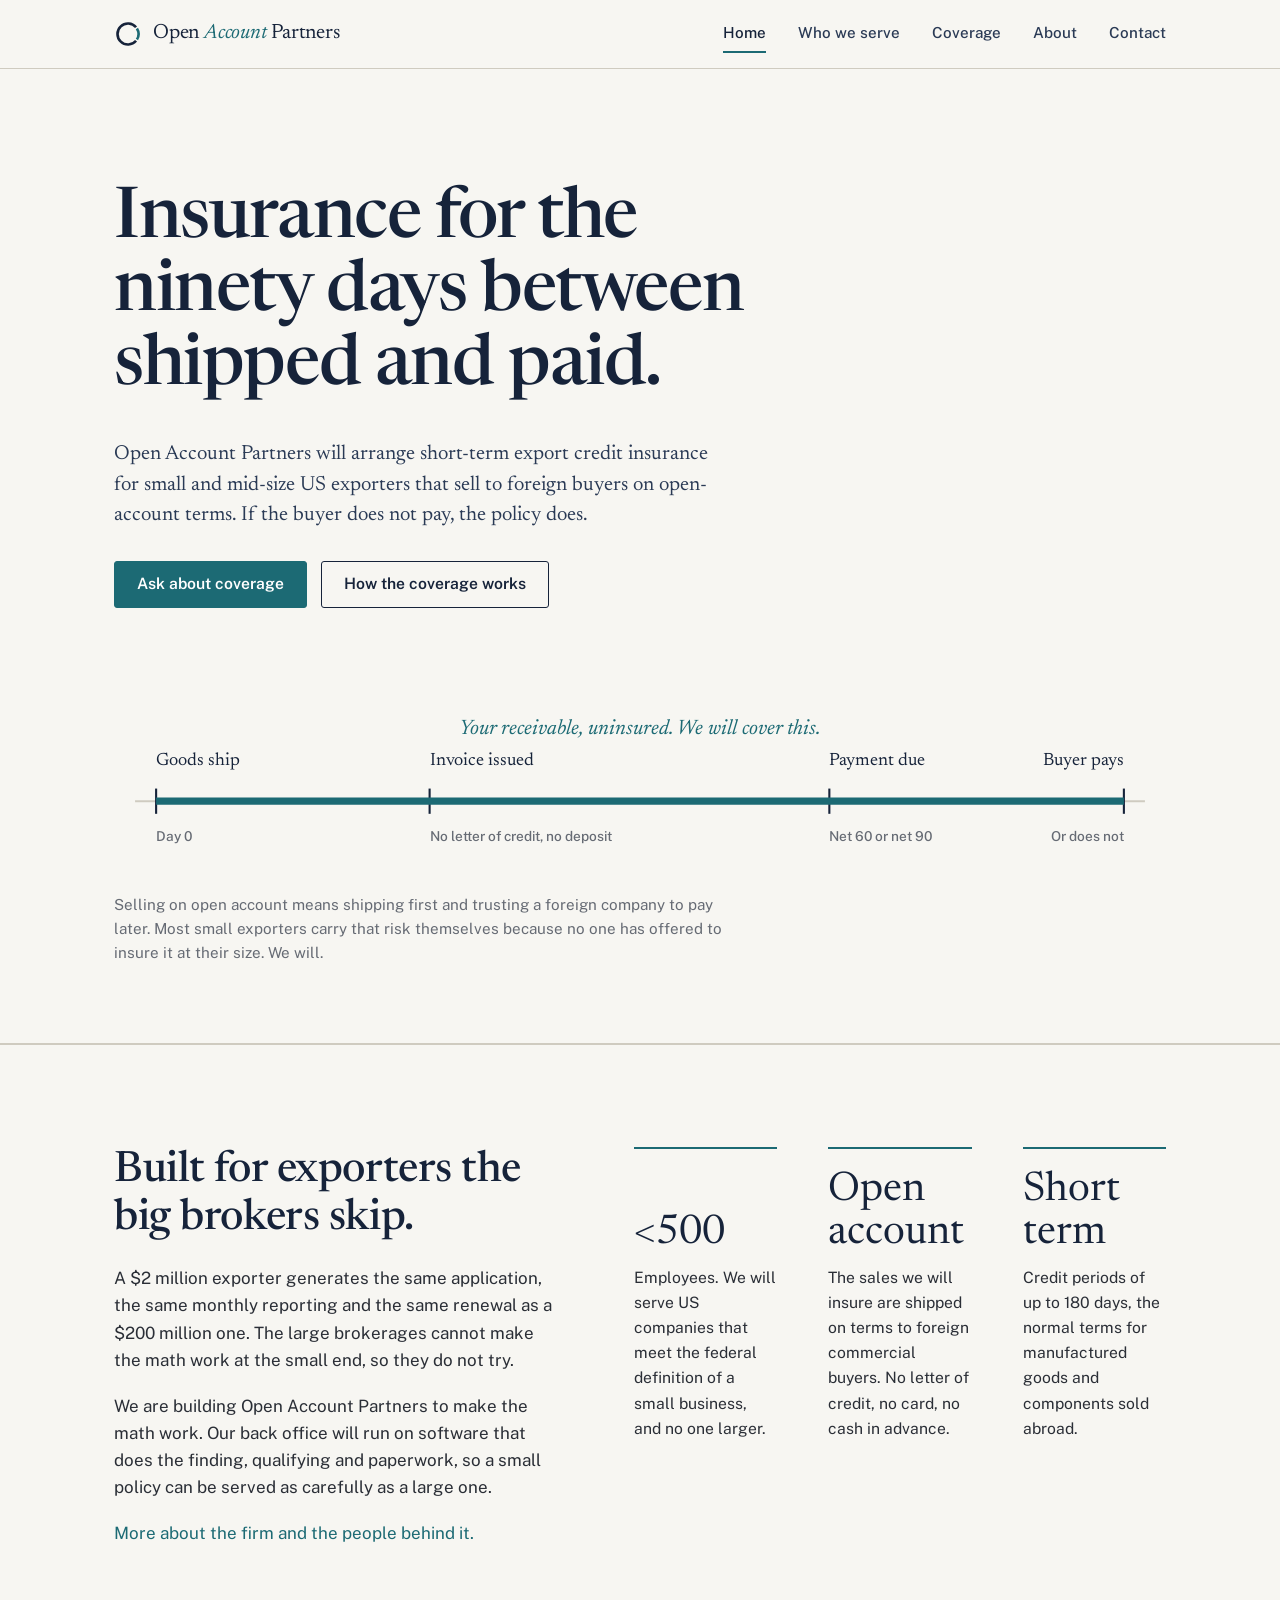
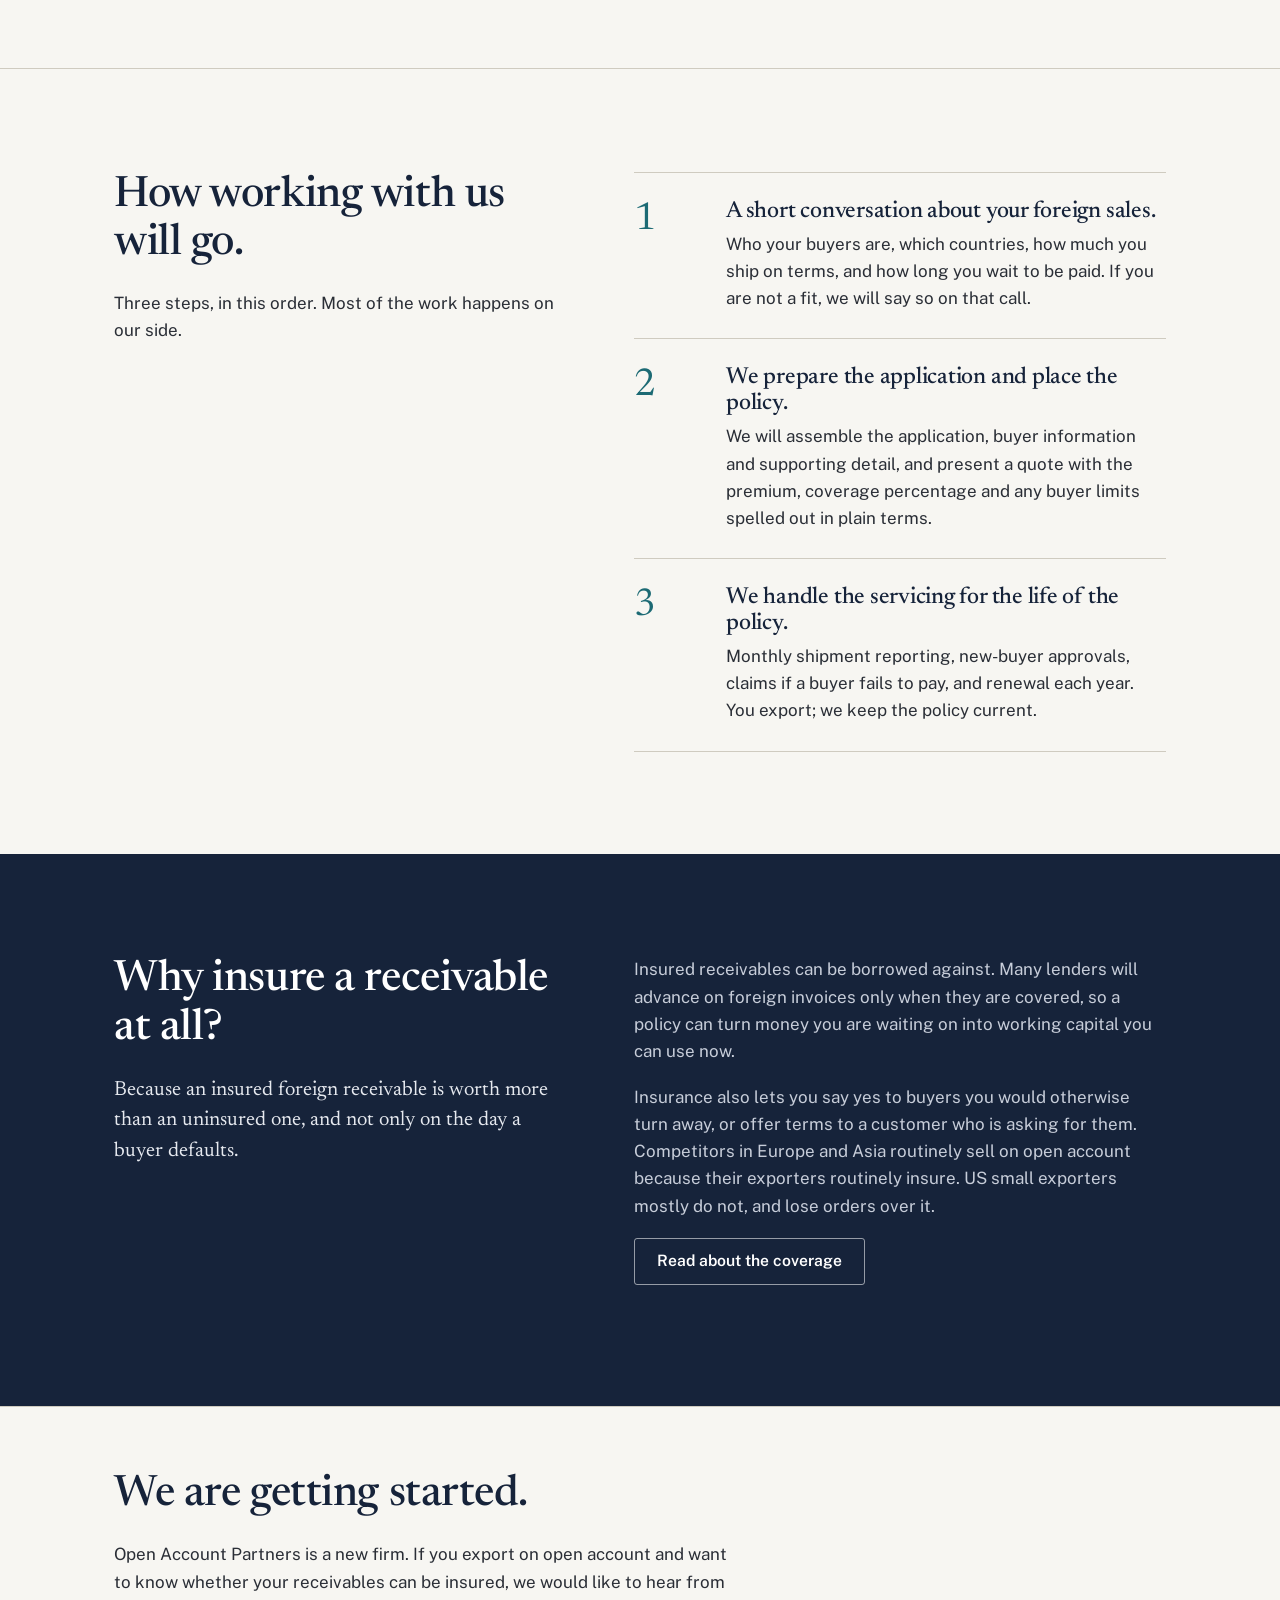
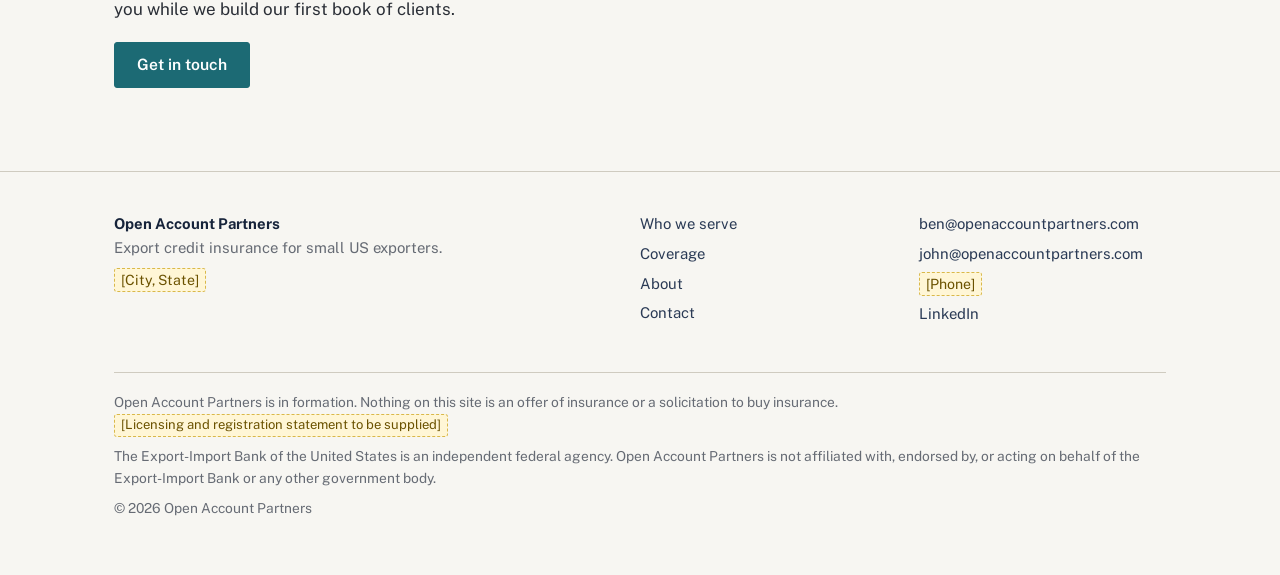
<file: index.html>
<!doctype html>
<html lang="en">
<head>
<meta charset="utf-8">
<meta name="viewport" content="width=device-width, initial-scale=1">
<title>Open Account Partners</title>
<meta name="description" content="Open Account Partners will arrange short-term export credit insurance for small and mid-size US exporters that sell to foreign buyers on open-account terms.">
<link rel="preconnect" href="https://fonts.googleapis.com">
<link rel="preconnect" href="https://fonts.gstatic.com" crossorigin>
<link href="https://fonts.googleapis.com/css2?family=Newsreader:ital,opsz,wght@0,6..72,400;0,6..72,500;1,6..72,400;1,6..72,500&family=Public+Sans:wght@400;500;600&display=swap" rel="stylesheet">
<link rel="icon" type="image/svg+xml" href="favicon.svg">
<link rel="stylesheet" href="styles.css">
</head>
<body>

<header class="site-header">
  <div class="wrap">
    <a class="wordmark" href="index.html"><svg class="mark" aria-hidden="true" viewBox="0 0 64 64"><path d="M50.38 16.57 A24 24 0 1 0 50.38 47.43" fill="none" stroke="#16233a" stroke-width="6"/><path d="M52.35 44.72 A24 24 0 0 0 52.35 19.28" fill="none" stroke="#1c6a74" stroke-width="6"/></svg><span>Open <em>Account</em> Partners</span></a>
    <button class="nav-toggle" aria-expanded="false" aria-controls="nav" onclick="toggleNav(this)">Menu</button>
    <nav class="nav" id="nav" aria-label="Main">
      <a href="index.html" aria-current="page">Home</a>
      <a href="who-we-serve.html">Who we serve</a>
      <a href="coverage.html">Coverage</a>
      <a href="about.html">About</a>
      <a href="contact.html">Contact</a>
    </nav>
  </div>
</header>

<main>

<section class="hero">
  <div class="wrap">
    <h1>Insurance for the ninety days between shipped and paid.</h1>
    <p class="lede">Open Account Partners will arrange short-term export credit insurance for small and mid-size US exporters that sell to foreign buyers on open-account terms. If the buyer does not pay, the policy does.</p>
    <div class="hero-actions">
      <a class="btn btn-primary" href="contact.html">Ask about coverage</a>
      <a class="btn btn-ghost" href="coverage.html">How the coverage works</a>
    </div>

    <figure class="timeline-fig" aria-labelledby="tl-caption">
      <svg viewBox="0 0 1000 170" role="img" aria-label="A timeline from the day goods ship to the day the buyer pays, with the period in between marked as the insured exposure.">
        <!-- axis -->
        <line class="axis" x1="20" y1="100" x2="980" y2="100"/>
        <!-- ticks -->
        <line class="tick" x1="40" y1="88" x2="40" y2="112"/>
        <line class="tick" x1="300" y1="88" x2="300" y2="112"/>
        <line class="tick" x1="680" y1="88" x2="680" y2="112"/>
        <line class="tick" x1="960" y1="88" x2="960" y2="112"/>
        <!-- insured gap -->
        <line class="gap" x1="40" y1="100" x2="960" y2="100"/>
        <!-- labels above -->
        <text class="label-strong" x="40" y="66">Goods ship</text>
        <text class="label" x="40" y="138">Day 0</text>
        <text class="label-strong" x="300" y="66">Invoice issued</text>
        <text class="label" x="300" y="138">No letter of credit, no deposit</text>
        <text class="label-strong" x="680" y="66">Payment due</text>
        <text class="label" x="680" y="138">Net 60 or net 90</text>
        <text class="label-strong" x="960" y="66" text-anchor="end">Buyer pays</text>
        <text class="label" x="960" y="138" text-anchor="end">Or does not</text>
        <!-- gap label -->
        <text class="gap-label" x="500" y="36" text-anchor="middle">Your receivable, uninsured. We will cover this.</text>
      </svg>
      <ol class="timeline-mobile" aria-hidden="true">
        <li><strong>Goods ship</strong><span>Day 0</span></li>
        <li><strong>Invoice issued</strong><span>No letter of credit, no deposit</span></li>
        <li><strong>Payment due</strong><span>Net 60 or net 90</span></li>
        <li><strong>Buyer pays</strong><span>Or does not</span></li>
        <li class="gap-note">Your receivable, uninsured. We will cover this.</li>
      </ol>
      <figcaption class="caption" id="tl-caption">Selling on open account means shipping first and trusting a foreign company to pay later. Most small exporters carry that risk themselves because no one has offered to insure it at their size. We will.</figcaption>
    </figure>
  </div>
</section>

<section>
  <div class="wrap two-col">
    <div class="sticky-head">
      <h2>Built for exporters the big brokers skip.</h2>
      <p>A $2 million exporter generates the same application, the same monthly reporting and the same renewal as a $200 million one. The large brokerages cannot make the math work at the small end, so they do not try.</p>
      <p>We are building Open Account Partners to make the math work. Our back office will run on software that does the finding, qualifying and paperwork, so a small policy can be served as carefully as a large one.</p>
      <p><a href="about.html">More about the firm and the people behind it.</a></p>
    </div>
    <div class="facts">
      <div class="fact">
        <div class="num">&lt;500</div>
        <p>Employees. We will serve US companies that meet the federal definition of a small business, and no one larger.</p>
      </div>
      <div class="fact">
        <div class="num">Open account</div>
        <p>The sales we will insure are shipped on terms to foreign commercial buyers. No letter of credit, no card, no cash in advance.</p>
      </div>
      <div class="fact">
        <div class="num">Short term</div>
        <p>Credit periods of up to 180 days, the normal terms for manufactured goods and components sold abroad.</p>
      </div>
    </div>
  </div>
</section>

<section>
  <div class="wrap two-col">
    <div class="sticky-head">
      <h2>How working with us will go.</h2>
      <p>Three steps, in this order. Most of the work happens on our side.</p>
    </div>
    <ol class="steps">
      <li>
        <div>
          <h3>A short conversation about your foreign sales.</h3>
          <p>Who your buyers are, which countries, how much you ship on terms, and how long you wait to be paid. If you are not a fit, we will say so on that call.</p>
        </div>
      </li>
      <li>
        <div>
          <h3>We prepare the application and place the policy.</h3>
          <p>We will assemble the application, buyer information and supporting detail, and present a quote with the premium, coverage percentage and any buyer limits spelled out in plain terms.</p>
        </div>
      </li>
      <li>
        <div>
          <h3>We handle the servicing for the life of the policy.</h3>
          <p>Monthly shipment reporting, new-buyer approvals, claims if a buyer fails to pay, and renewal each year. You export; we keep the policy current.</p>
        </div>
      </li>
    </ol>
  </div>
</section>

<section class="ink">
  <div class="wrap two-col">
    <div>
      <h2>Why insure a receivable at all?</h2>
      <p class="lede">Because an insured foreign receivable is worth more than an uninsured one, and not only on the day a buyer defaults.</p>
    </div>
    <div>
      <p>Insured receivables can be borrowed against. Many lenders will advance on foreign invoices only when they are covered, so a policy can turn money you are waiting on into working capital you can use now.</p>
      <p>Insurance also lets you say yes to buyers you would otherwise turn away, or offer terms to a customer who is asking for them. Competitors in Europe and Asia routinely sell on open account because their exporters routinely insure. US small exporters mostly do not, and lose orders over it.</p>
      <p><a class="btn btn-ghost" href="coverage.html">Read about the coverage</a></p>
    </div>
  </div>
</section>

<section class="section-tight">
  <div class="wrap">
    <h2>We are getting started.</h2>
    <p>Open Account Partners is a new firm. If you export on open account and want to know whether your receivables can be insured, we would like to hear from you while we build our first book of clients.</p>
    <p><a class="btn btn-primary" href="contact.html">Get in touch</a></p>
  </div>
</section>

</main>

<footer class="site-footer">
  <div class="wrap">
    <div>
      <p><strong style="color:var(--ink)">Open Account Partners</strong><br>Export credit insurance for small US exporters.</p>
      <p><span class="placeholder">[City, State]</span></p>
    </div>
    <ul>
      <li><a href="who-we-serve.html">Who we serve</a></li>
      <li><a href="coverage.html">Coverage</a></li>
      <li><a href="about.html">About</a></li>
      <li><a href="contact.html">Contact</a></li>
    </ul>
    <ul>
      <li><a href="mailto:ben@openaccountpartners.com">ben@openaccountpartners.com</a></li>
      <li><a href="mailto:john@openaccountpartners.com">john@openaccountpartners.com</a></li>
      <li><span class="placeholder">[Phone]</span></li>
      <li><a href="https://www.linkedin.com/company/openaccountpartners" rel="noopener">LinkedIn</a></li>
    </ul>
    <div class="legal">
      <p>Open Account Partners is in formation. Nothing on this site is an offer of insurance or a solicitation to buy insurance. <span class="placeholder">[Licensing and registration statement to be supplied]</span></p>
      <p>The Export-Import Bank of the United States is an independent federal agency. Open Account Partners is not affiliated with, endorsed by, or acting on behalf of the Export-Import Bank or any other government body.</p>
      <p>&copy; 2026 Open Account Partners</p>
    </div>
  </div>
</footer>

<script>
function toggleNav(btn){var n=document.getElementById('nav');var o=n.classList.toggle('open');btn.setAttribute('aria-expanded',o);}
</script>
</body>
</html>
</file>
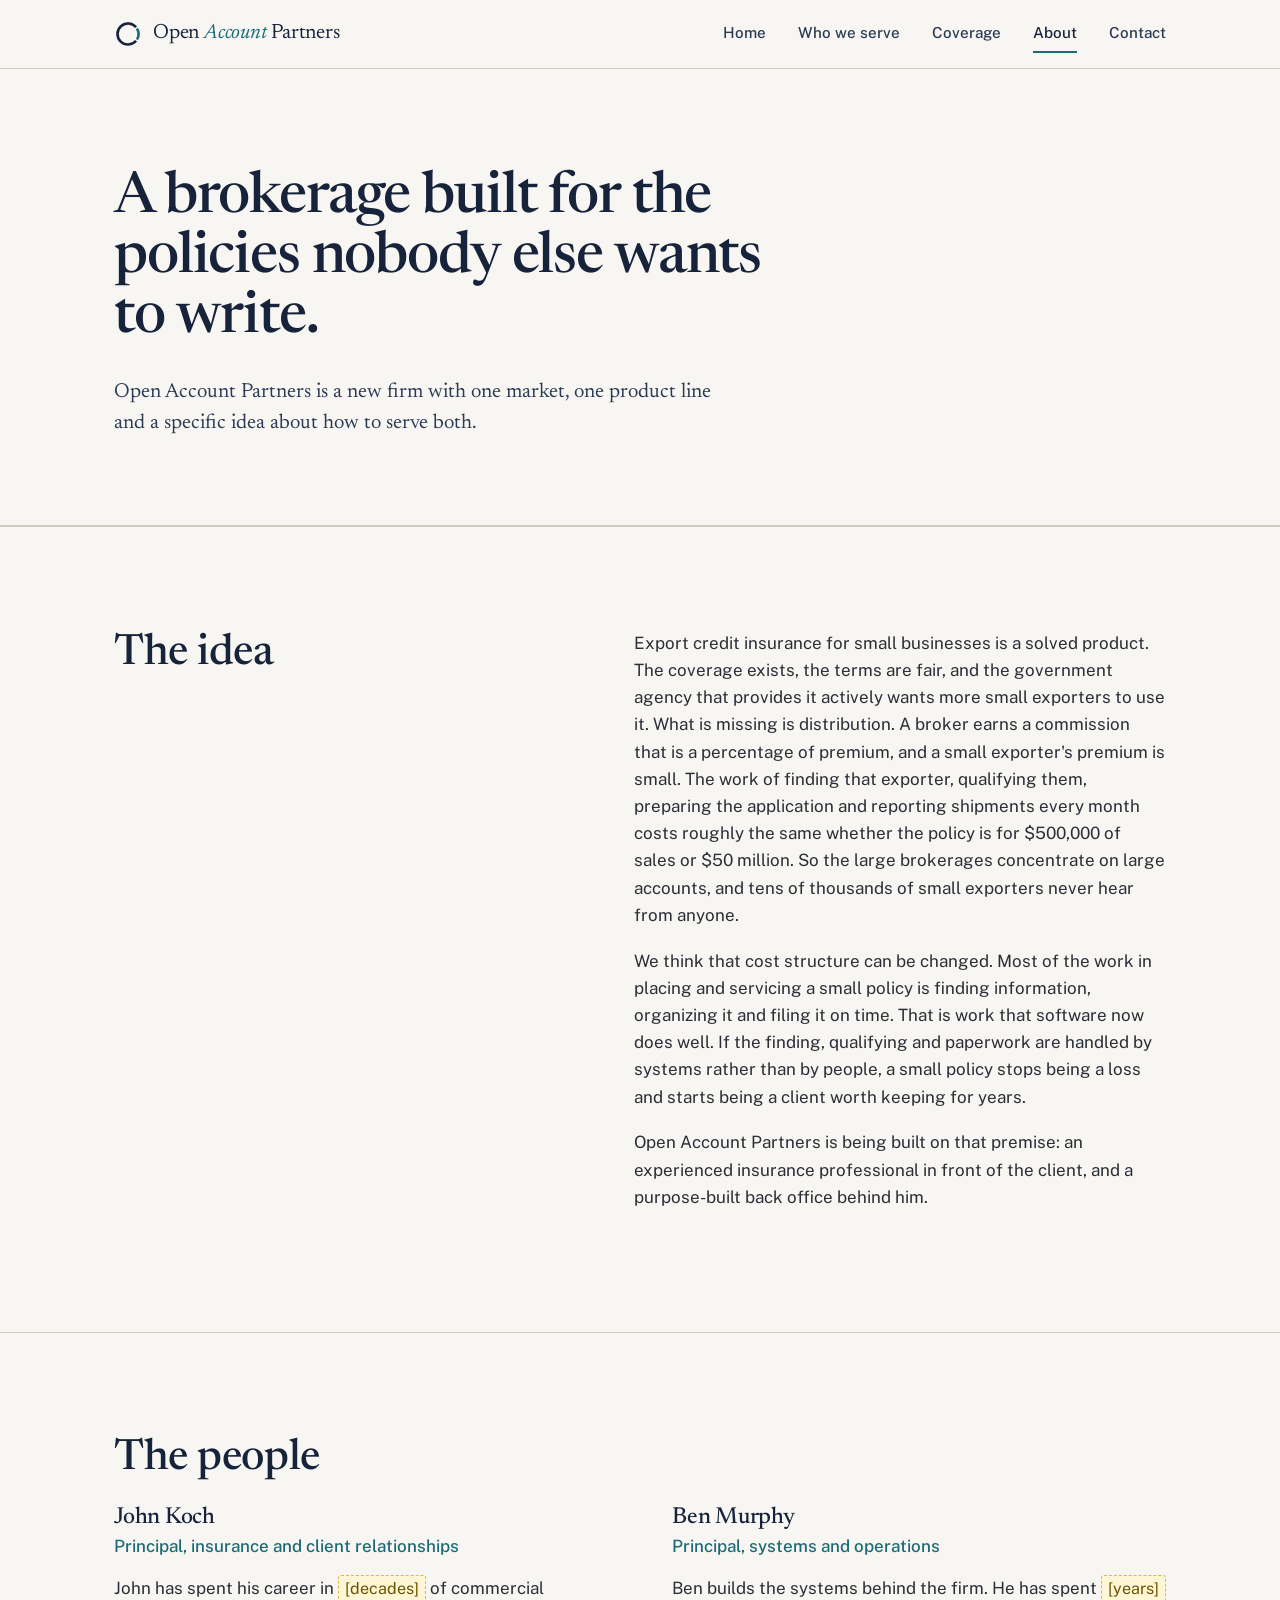
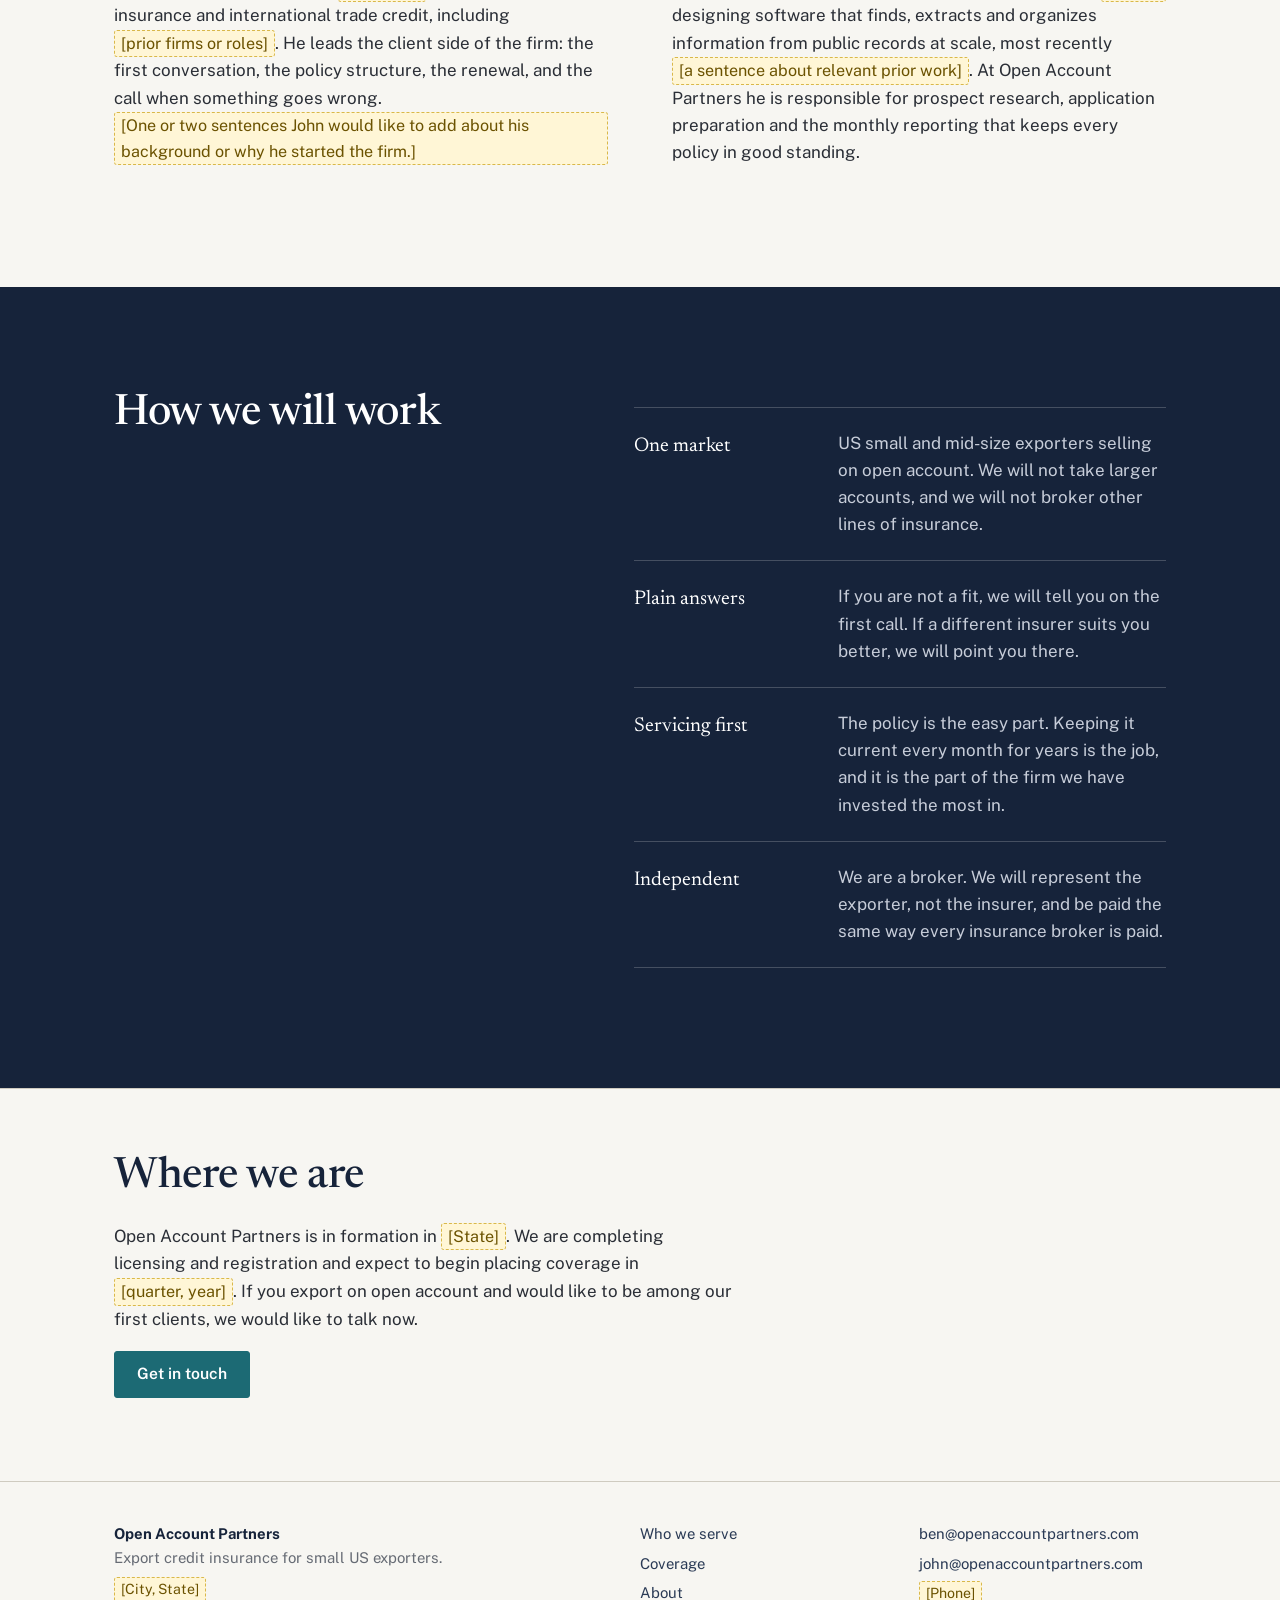
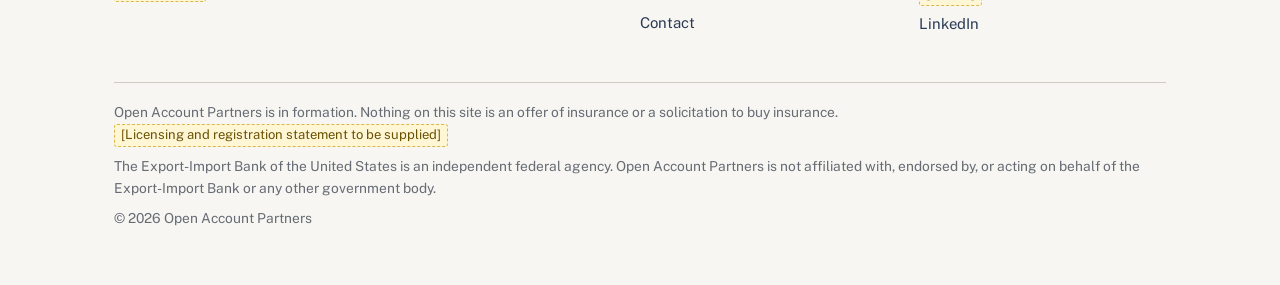
<file: about.html>
<!doctype html>
<html lang="en">
<head>
<meta charset="utf-8">
<meta name="viewport" content="width=device-width, initial-scale=1">
<title>About — Open Account Partners</title>
<meta name="description" content="Open Account Partners is a new export credit insurance brokerage built for small US exporters, founded by John Koch and Ben Murphy.">
<link rel="preconnect" href="https://fonts.googleapis.com">
<link rel="preconnect" href="https://fonts.gstatic.com" crossorigin>
<link href="https://fonts.googleapis.com/css2?family=Newsreader:ital,opsz,wght@0,6..72,400;0,6..72,500;1,6..72,400;1,6..72,500&family=Public+Sans:wght@400;500;600&display=swap" rel="stylesheet">
<link rel="icon" type="image/svg+xml" href="favicon.svg">
<link rel="stylesheet" href="styles.css">
</head>
<body>

<header class="site-header">
  <div class="wrap">
    <a class="wordmark" href="index.html"><svg class="mark" aria-hidden="true" viewBox="0 0 64 64"><path d="M50.38 16.57 A24 24 0 1 0 50.38 47.43" fill="none" stroke="#16233a" stroke-width="6"/><path d="M52.35 44.72 A24 24 0 0 0 52.35 19.28" fill="none" stroke="#1c6a74" stroke-width="6"/></svg><span>Open <em>Account</em> Partners</span></a>
    <button class="nav-toggle" aria-expanded="false" aria-controls="nav" onclick="toggleNav(this)">Menu</button>
    <nav class="nav" id="nav" aria-label="Main">
      <a href="index.html">Home</a>
      <a href="who-we-serve.html">Who we serve</a>
      <a href="coverage.html">Coverage</a>
      <a href="about.html" aria-current="page">About</a>
      <a href="contact.html">Contact</a>
    </nav>
  </div>
</header>

<main>

<section class="page-intro">
  <div class="wrap">
    <h1>A brokerage built for the policies nobody else wants to write.</h1>
    <p class="lede">Open Account Partners is a new firm with one market, one product line and a specific idea about how to serve both.</p>
  </div>
</section>

<section>
  <div class="wrap two-col">
    <div class="sticky-head">
      <h2>The idea</h2>
    </div>
    <div>
      <p>Export credit insurance for small businesses is a solved product. The coverage exists, the terms are fair, and the government agency that provides it actively wants more small exporters to use it. What is missing is distribution. A broker earns a commission that is a percentage of premium, and a small exporter's premium is small. The work of finding that exporter, qualifying them, preparing the application and reporting shipments every month costs roughly the same whether the policy is for $500,000 of sales or $50 million. So the large brokerages concentrate on large accounts, and tens of thousands of small exporters never hear from anyone.</p>
      <p>We think that cost structure can be changed. Most of the work in placing and servicing a small policy is finding information, organizing it and filing it on time. That is work that software now does well. If the finding, qualifying and paperwork are handled by systems rather than by people, a small policy stops being a loss and starts being a client worth keeping for years.</p>
      <p>Open Account Partners is being built on that premise: an experienced insurance professional in front of the client, and a purpose-built back office behind him.</p>
    </div>
  </div>
</section>

<section>
  <div class="wrap">
    <h2>The people</h2>
    <div class="people">
      <div class="person">
        <h3>John Koch</h3>
        <p class="role">Principal, insurance and client relationships</p>
        <p>John has spent his career in <span class="placeholder">[decades]</span> of commercial insurance and international trade credit, including <span class="placeholder">[prior firms or roles]</span>. He leads the client side of the firm: the first conversation, the policy structure, the renewal, and the call when something goes wrong. <span class="placeholder">[One or two sentences John would like to add about his background or why he started the firm.]</span></p>
      </div>
      <div class="person">
        <h3>Ben Murphy</h3>
        <p class="role">Principal, systems and operations</p>
        <p>Ben builds the systems behind the firm. He has spent <span class="placeholder">[years]</span> designing software that finds, extracts and organizes information from public records at scale, most recently <span class="placeholder">[a sentence about relevant prior work]</span>. At Open Account Partners he is responsible for prospect research, application preparation and the monthly reporting that keeps every policy in good standing.</p>
      </div>
    </div>
  </div>
</section>

<section class="ink">
  <div class="wrap two-col">
    <div>
      <h2>How we will work</h2>
    </div>
    <div>
      <dl class="rows" style="border-top-color: rgba(255,255,255,.2)">
        <div class="row" style="border-bottom-color: rgba(255,255,255,.2)">
          <dt style="color:#fff">One market</dt>
          <dd><p>US small and mid-size exporters selling on open account. We will not take larger accounts, and we will not broker other lines of insurance.</p></dd>
        </div>
        <div class="row" style="border-bottom-color: rgba(255,255,255,.2)">
          <dt style="color:#fff">Plain answers</dt>
          <dd><p>If you are not a fit, we will tell you on the first call. If a different insurer suits you better, we will point you there.</p></dd>
        </div>
        <div class="row" style="border-bottom-color: rgba(255,255,255,.2)">
          <dt style="color:#fff">Servicing first</dt>
          <dd><p>The policy is the easy part. Keeping it current every month for years is the job, and it is the part of the firm we have invested the most in.</p></dd>
        </div>
        <div class="row" style="border-bottom-color: rgba(255,255,255,.2)">
          <dt style="color:#fff">Independent</dt>
          <dd><p>We are a broker. We will represent the exporter, not the insurer, and be paid the same way every insurance broker is paid.</p></dd>
        </div>
      </dl>
    </div>
  </div>
</section>

<section class="section-tight">
  <div class="wrap">
    <h2>Where we are</h2>
    <p>Open Account Partners is in formation in <span class="placeholder">[State]</span>. We are completing licensing and registration and expect to begin placing coverage in <span class="placeholder">[quarter, year]</span>. If you export on open account and would like to be among our first clients, we would like to talk now.</p>
    <p><a class="btn btn-primary" href="contact.html">Get in touch</a></p>
  </div>
</section>

</main>

<footer class="site-footer">
  <div class="wrap">
    <div>
      <p><strong style="color:var(--ink)">Open Account Partners</strong><br>Export credit insurance for small US exporters.</p>
      <p><span class="placeholder">[City, State]</span></p>
    </div>
    <ul>
      <li><a href="who-we-serve.html">Who we serve</a></li>
      <li><a href="coverage.html">Coverage</a></li>
      <li><a href="about.html">About</a></li>
      <li><a href="contact.html">Contact</a></li>
    </ul>
    <ul>
      <li><a href="mailto:ben@openaccountpartners.com">ben@openaccountpartners.com</a></li>
      <li><a href="mailto:john@openaccountpartners.com">john@openaccountpartners.com</a></li>
      <li><span class="placeholder">[Phone]</span></li>
      <li><a href="https://www.linkedin.com/company/openaccountpartners" rel="noopener">LinkedIn</a></li>
    </ul>
    <div class="legal">
      <p>Open Account Partners is in formation. Nothing on this site is an offer of insurance or a solicitation to buy insurance. <span class="placeholder">[Licensing and registration statement to be supplied]</span></p>
      <p>The Export-Import Bank of the United States is an independent federal agency. Open Account Partners is not affiliated with, endorsed by, or acting on behalf of the Export-Import Bank or any other government body.</p>
      <p>&copy; 2026 Open Account Partners</p>
    </div>
  </div>
</footer>

<script>
function toggleNav(btn){var n=document.getElementById('nav');var o=n.classList.toggle('open');btn.setAttribute('aria-expanded',o);}
</script>
</body>
</html>
</file>
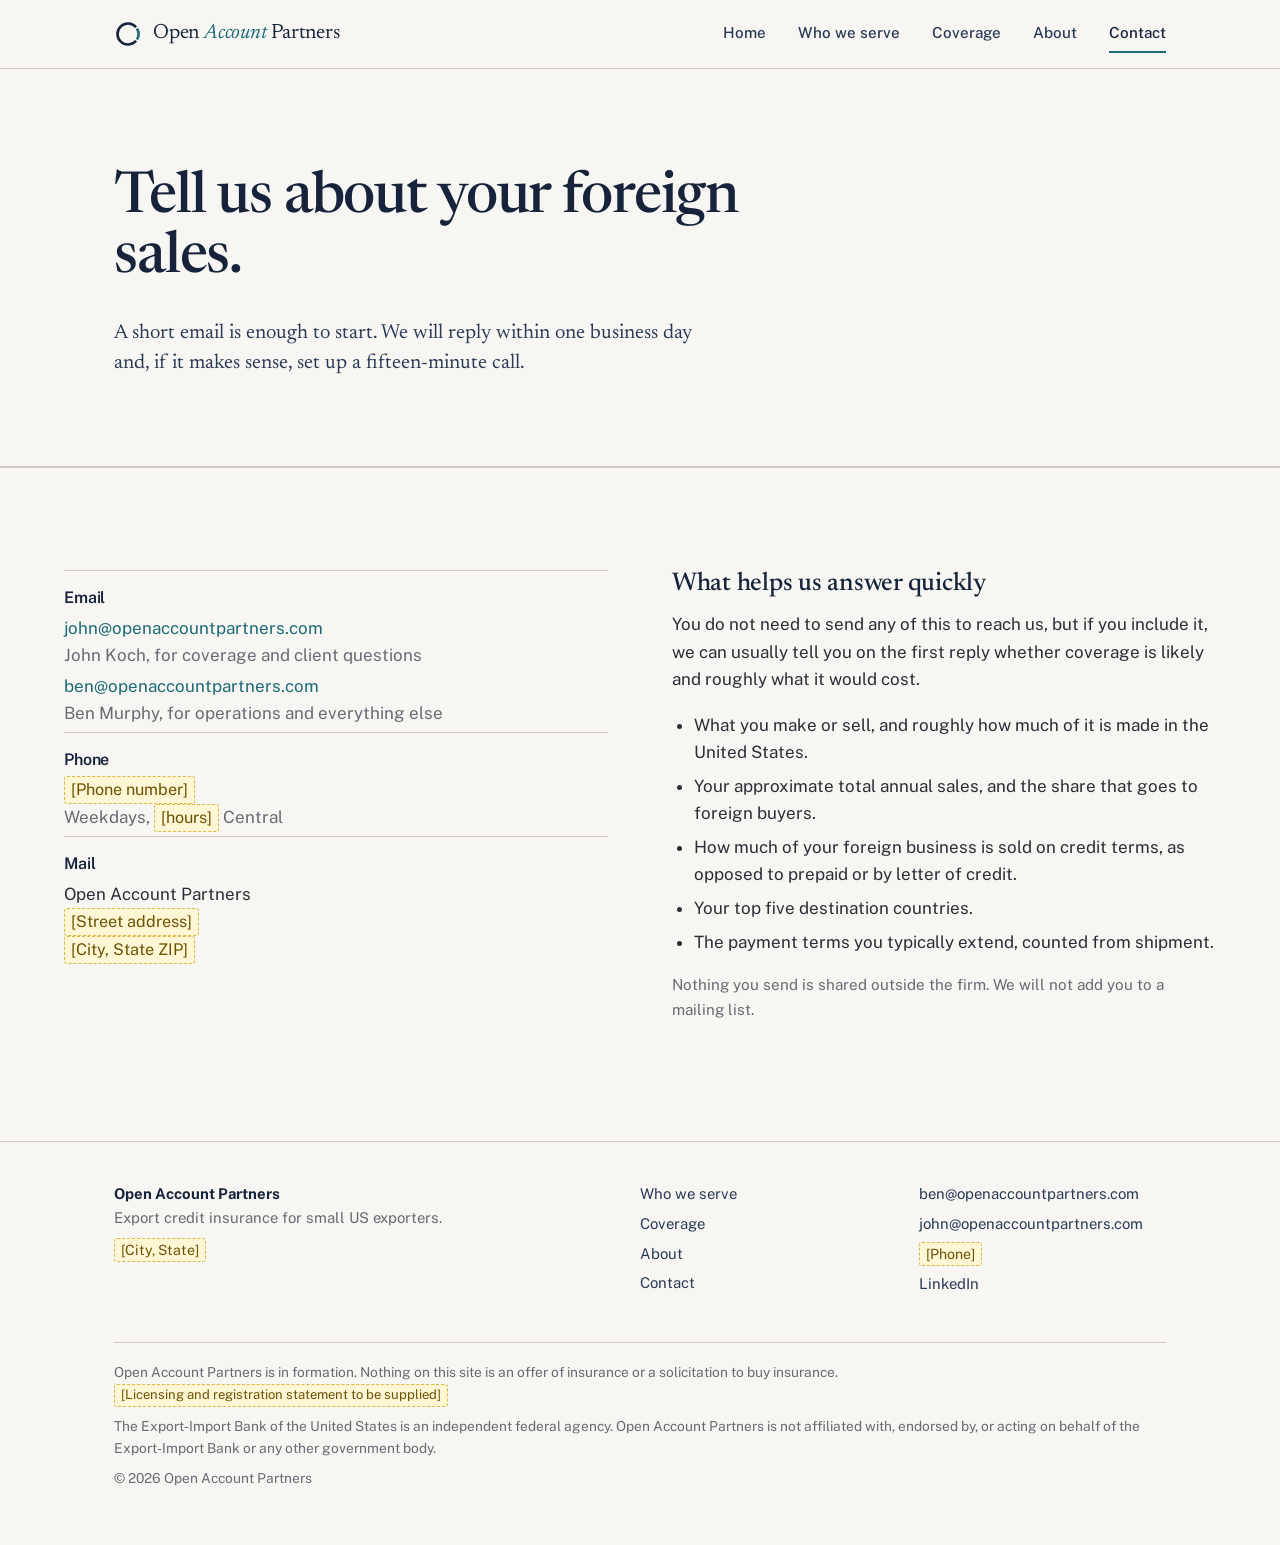
<file: contact.html>
<!doctype html>
<html lang="en">
<head>
<meta charset="utf-8">
<meta name="viewport" content="width=device-width, initial-scale=1">
<title>Contact — Open Account Partners</title>
<meta name="description" content="Get in touch with Open Account Partners about insuring your foreign receivables.">
<link rel="preconnect" href="https://fonts.googleapis.com">
<link rel="preconnect" href="https://fonts.gstatic.com" crossorigin>
<link href="https://fonts.googleapis.com/css2?family=Newsreader:ital,opsz,wght@0,6..72,400;0,6..72,500;1,6..72,400;1,6..72,500&family=Public+Sans:wght@400;500;600&display=swap" rel="stylesheet">
<link rel="icon" type="image/svg+xml" href="favicon.svg">
<link rel="stylesheet" href="styles.css">
</head>
<body>

<header class="site-header">
  <div class="wrap">
    <a class="wordmark" href="index.html"><svg class="mark" aria-hidden="true" viewBox="0 0 64 64"><path d="M50.38 16.57 A24 24 0 1 0 50.38 47.43" fill="none" stroke="#16233a" stroke-width="6"/><path d="M52.35 44.72 A24 24 0 0 0 52.35 19.28" fill="none" stroke="#1c6a74" stroke-width="6"/></svg><span>Open <em>Account</em> Partners</span></a>
    <button class="nav-toggle" aria-expanded="false" aria-controls="nav" onclick="toggleNav(this)">Menu</button>
    <nav class="nav" id="nav" aria-label="Main">
      <a href="index.html">Home</a>
      <a href="who-we-serve.html">Who we serve</a>
      <a href="coverage.html">Coverage</a>
      <a href="about.html">About</a>
      <a href="contact.html" aria-current="page">Contact</a>
    </nav>
  </div>
</header>

<main>

<section class="page-intro">
  <div class="wrap">
    <h1>Tell us about your foreign sales.</h1>
    <p class="lede">A short email is enough to start. We will reply within one business day and, if it makes sense, set up a fifteen-minute call.</p>
  </div>
</section>

<section>
  <div class="wrap contact-grid">
    <div>
      <div class="contact-block">
        <h3>Email</h3>
        <p><a href="mailto:john@openaccountpartners.com">john@openaccountpartners.com</a><br><span class="muted">John Koch, for coverage and client questions</span></p>
        <p><a href="mailto:ben@openaccountpartners.com">ben@openaccountpartners.com</a><br><span class="muted">Ben Murphy, for operations and everything else</span></p>
      </div>
      <div class="contact-block">
        <h3>Phone</h3>
        <p><span class="placeholder">[Phone number]</span><br><span class="muted">Weekdays, <span class="placeholder">[hours]</span> Central</span></p>
      </div>
      <div class="contact-block">
        <h3>Mail</h3>
        <address>
          <p>Open Account Partners<br>
          <span class="placeholder">[Street address]</span><br>
          <span class="placeholder">[City, State ZIP]</span></p>
        </address>
      </div>
    </div>
    <div>
      <h2 style="font-size:1.6rem">What helps us answer quickly</h2>
      <p>You do not need to send any of this to reach us, but if you include it, we can usually tell you on the first reply whether coverage is likely and roughly what it would cost.</p>
      <ul>
        <li>What you make or sell, and roughly how much of it is made in the United States.</li>
        <li>Your approximate total annual sales, and the share that goes to foreign buyers.</li>
        <li>How much of your foreign business is sold on credit terms, as opposed to prepaid or by letter of credit.</li>
        <li>Your top five destination countries.</li>
        <li>The payment terms you typically extend, counted from shipment.</li>
      </ul>
      <p class="muted" style="font-size:0.95rem">Nothing you send is shared outside the firm. We will not add you to a mailing list.</p>
    </div>
  </div>
</section>

</main>

<footer class="site-footer">
  <div class="wrap">
    <div>
      <p><strong style="color:var(--ink)">Open Account Partners</strong><br>Export credit insurance for small US exporters.</p>
      <p><span class="placeholder">[City, State]</span></p>
    </div>
    <ul>
      <li><a href="who-we-serve.html">Who we serve</a></li>
      <li><a href="coverage.html">Coverage</a></li>
      <li><a href="about.html">About</a></li>
      <li><a href="contact.html">Contact</a></li>
    </ul>
    <ul>
      <li><a href="mailto:ben@openaccountpartners.com">ben@openaccountpartners.com</a></li>
      <li><a href="mailto:john@openaccountpartners.com">john@openaccountpartners.com</a></li>
      <li><span class="placeholder">[Phone]</span></li>
      <li><a href="https://www.linkedin.com/company/openaccountpartners" rel="noopener">LinkedIn</a></li>
    </ul>
    <div class="legal">
      <p>Open Account Partners is in formation. Nothing on this site is an offer of insurance or a solicitation to buy insurance. <span class="placeholder">[Licensing and registration statement to be supplied]</span></p>
      <p>The Export-Import Bank of the United States is an independent federal agency. Open Account Partners is not affiliated with, endorsed by, or acting on behalf of the Export-Import Bank or any other government body.</p>
      <p>&copy; 2026 Open Account Partners</p>
    </div>
  </div>
</footer>

<script>
function toggleNav(btn){var n=document.getElementById('nav');var o=n.classList.toggle('open');btn.setAttribute('aria-expanded',o);}
</script>
</body>
</html>
</file>
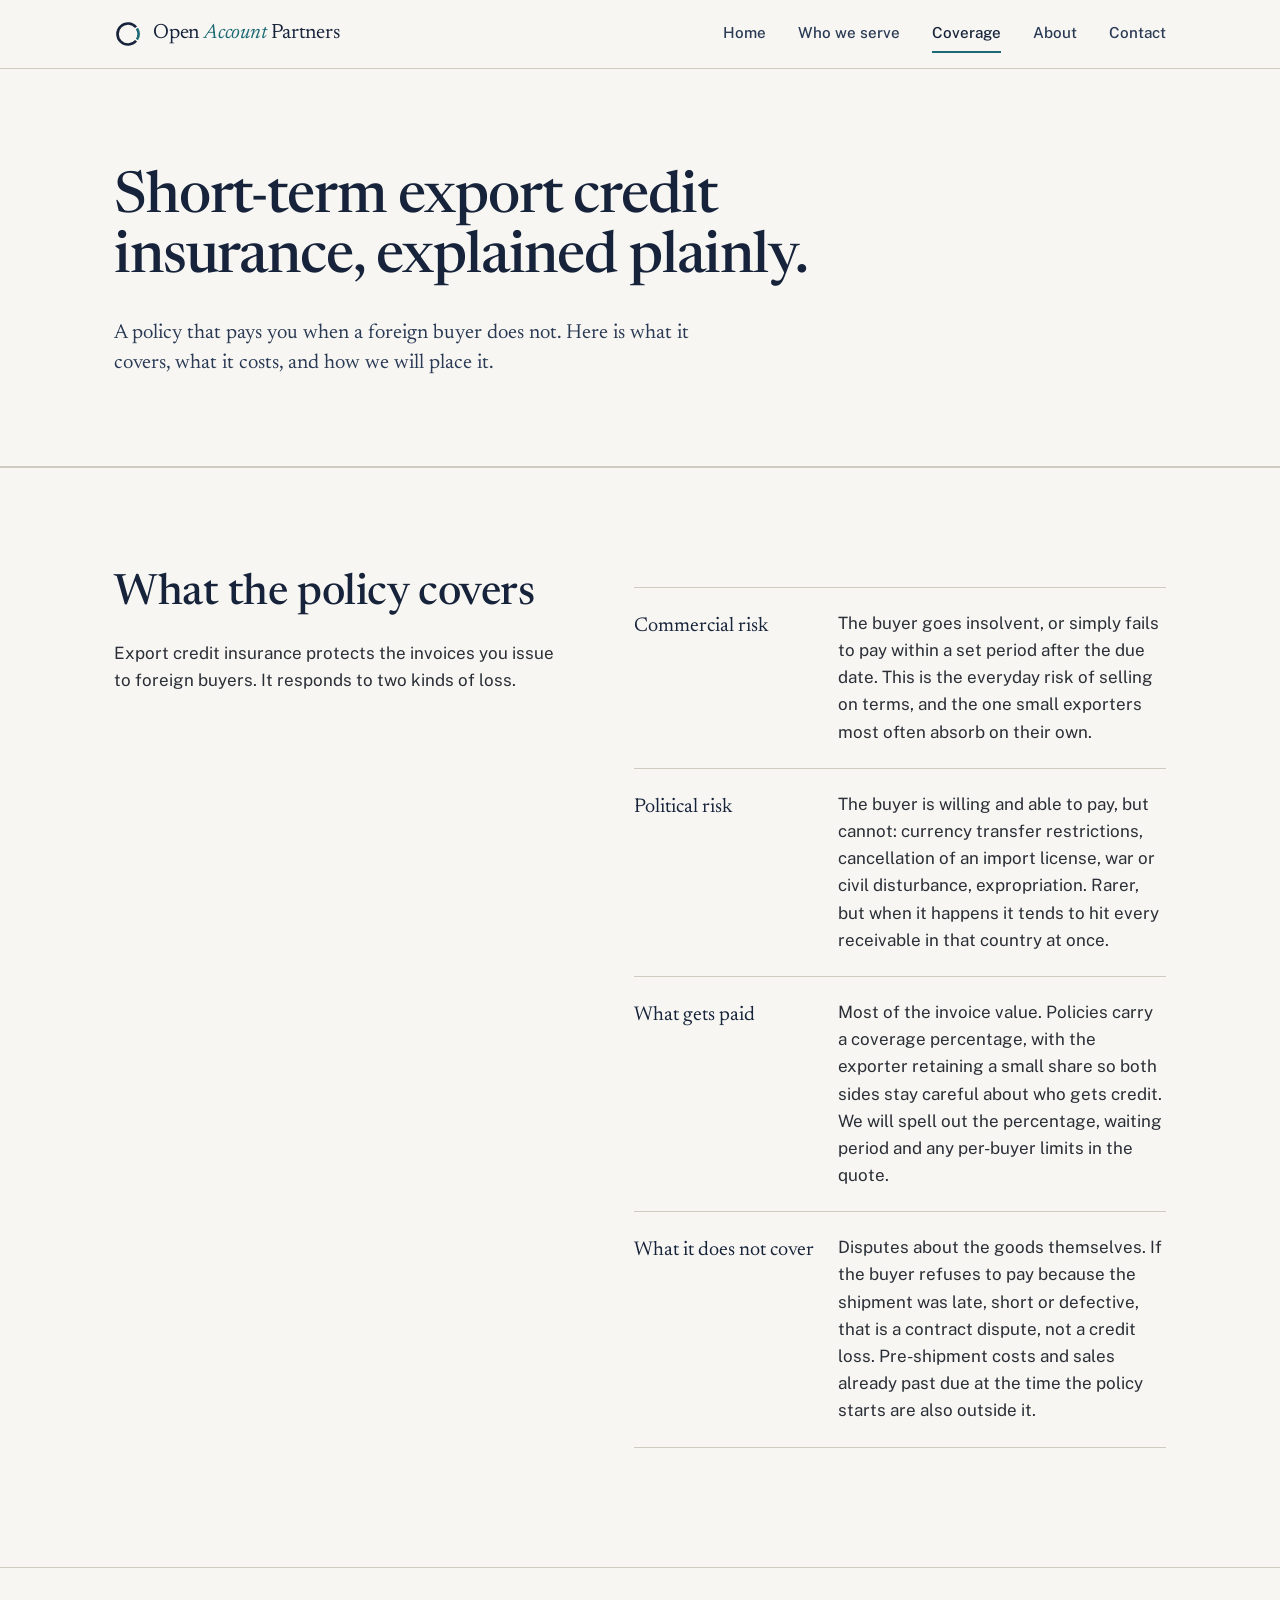
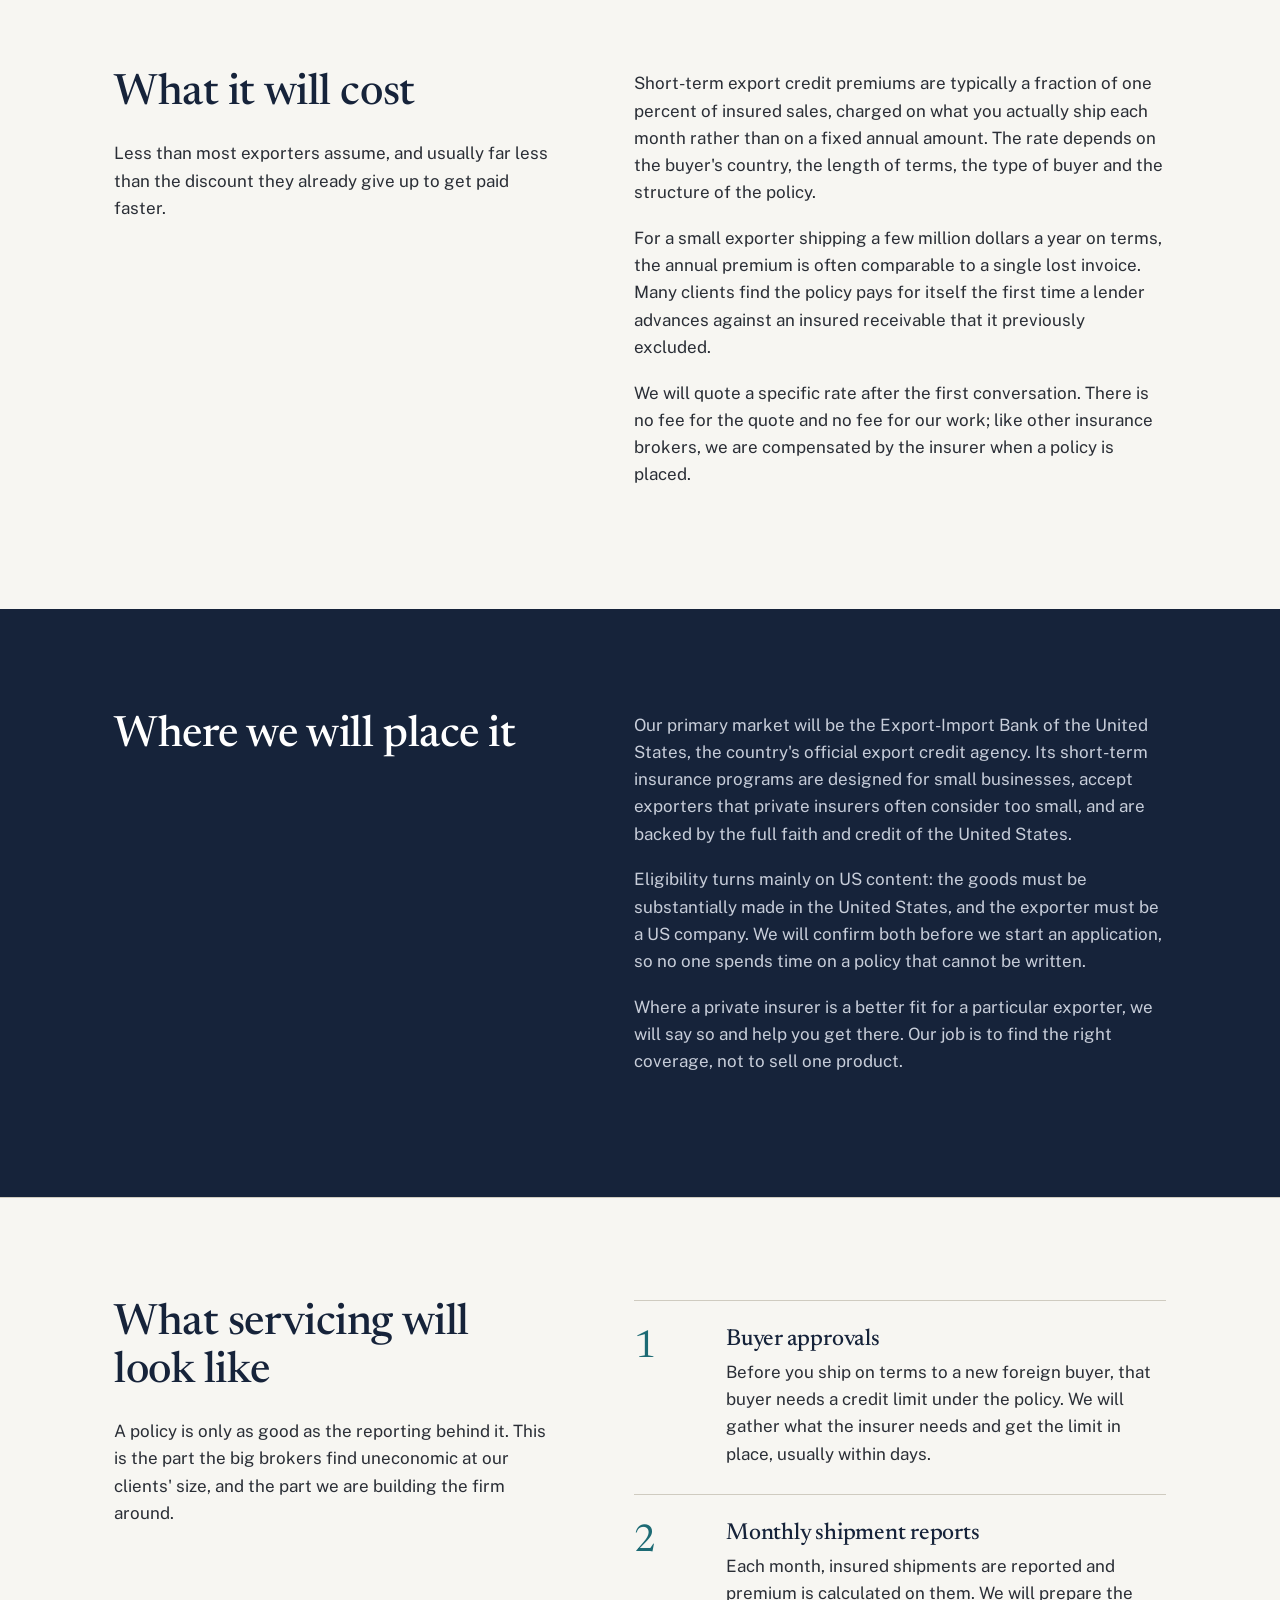
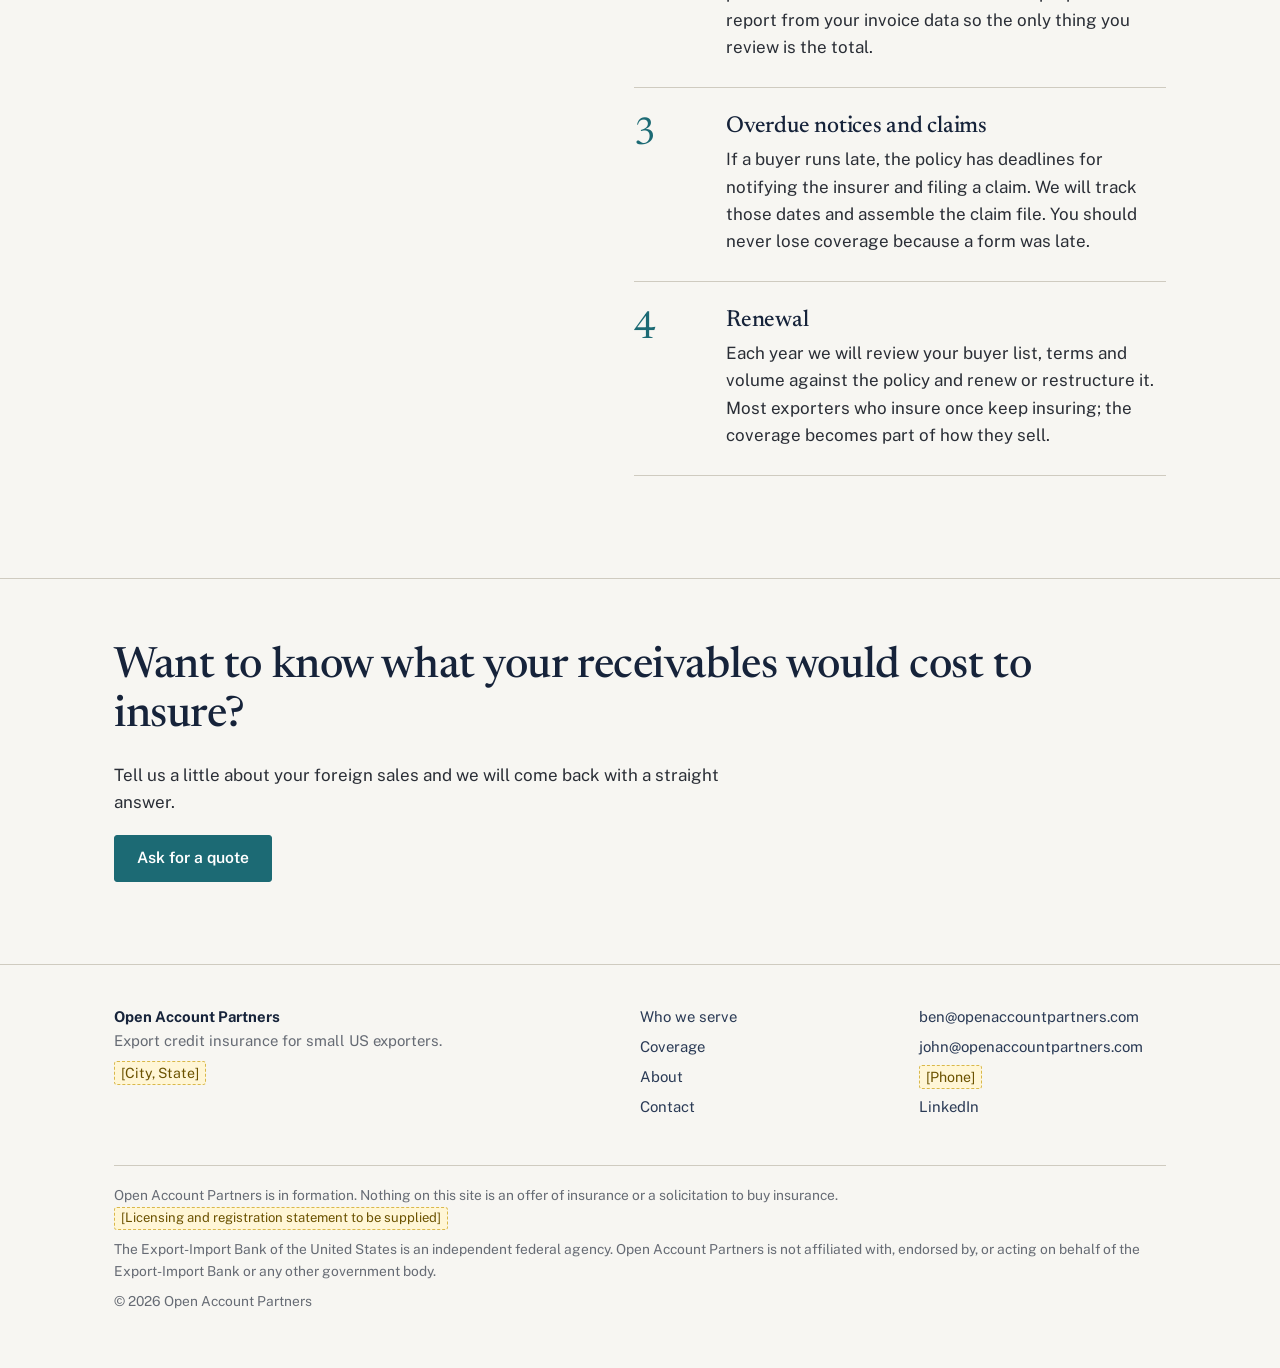
<file: coverage.html>
<!doctype html>
<html lang="en">
<head>
<meta charset="utf-8">
<meta name="viewport" content="width=device-width, initial-scale=1">
<title>Coverage — Open Account Partners</title>
<meta name="description" content="What short-term export credit insurance covers, what it costs, and how Open Account Partners will place and service it.">
<link rel="preconnect" href="https://fonts.googleapis.com">
<link rel="preconnect" href="https://fonts.gstatic.com" crossorigin>
<link href="https://fonts.googleapis.com/css2?family=Newsreader:ital,opsz,wght@0,6..72,400;0,6..72,500;1,6..72,400;1,6..72,500&family=Public+Sans:wght@400;500;600&display=swap" rel="stylesheet">
<link rel="icon" type="image/svg+xml" href="favicon.svg">
<link rel="stylesheet" href="styles.css">
</head>
<body>

<header class="site-header">
  <div class="wrap">
    <a class="wordmark" href="index.html"><svg class="mark" aria-hidden="true" viewBox="0 0 64 64"><path d="M50.38 16.57 A24 24 0 1 0 50.38 47.43" fill="none" stroke="#16233a" stroke-width="6"/><path d="M52.35 44.72 A24 24 0 0 0 52.35 19.28" fill="none" stroke="#1c6a74" stroke-width="6"/></svg><span>Open <em>Account</em> Partners</span></a>
    <button class="nav-toggle" aria-expanded="false" aria-controls="nav" onclick="toggleNav(this)">Menu</button>
    <nav class="nav" id="nav" aria-label="Main">
      <a href="index.html">Home</a>
      <a href="who-we-serve.html">Who we serve</a>
      <a href="coverage.html" aria-current="page">Coverage</a>
      <a href="about.html">About</a>
      <a href="contact.html">Contact</a>
    </nav>
  </div>
</header>

<main>

<section class="page-intro">
  <div class="wrap">
    <h1>Short-term export credit insurance, explained plainly.</h1>
    <p class="lede">A policy that pays you when a foreign buyer does not. Here is what it covers, what it costs, and how we will place it.</p>
  </div>
</section>

<section>
  <div class="wrap two-col">
    <div class="sticky-head">
      <h2>What the policy covers</h2>
      <p>Export credit insurance protects the invoices you issue to foreign buyers. It responds to two kinds of loss.</p>
    </div>
    <dl class="rows">
      <div class="row">
        <dt>Commercial risk</dt>
        <dd><p>The buyer goes insolvent, or simply fails to pay within a set period after the due date. This is the everyday risk of selling on terms, and the one small exporters most often absorb on their own.</p></dd>
      </div>
      <div class="row">
        <dt>Political risk</dt>
        <dd><p>The buyer is willing and able to pay, but cannot: currency transfer restrictions, cancellation of an import license, war or civil disturbance, expropriation. Rarer, but when it happens it tends to hit every receivable in that country at once.</p></dd>
      </div>
      <div class="row">
        <dt>What gets paid</dt>
        <dd><p>Most of the invoice value. Policies carry a coverage percentage, with the exporter retaining a small share so both sides stay careful about who gets credit. We will spell out the percentage, waiting period and any per-buyer limits in the quote.</p></dd>
      </div>
      <div class="row">
        <dt>What it does not cover</dt>
        <dd><p>Disputes about the goods themselves. If the buyer refuses to pay because the shipment was late, short or defective, that is a contract dispute, not a credit loss. Pre-shipment costs and sales already past due at the time the policy starts are also outside it.</p></dd>
      </div>
    </dl>
  </div>
</section>

<section>
  <div class="wrap two-col">
    <div class="sticky-head">
      <h2>What it will cost</h2>
      <p>Less than most exporters assume, and usually far less than the discount they already give up to get paid faster.</p>
    </div>
    <div>
      <p>Short-term export credit premiums are typically a fraction of one percent of insured sales, charged on what you actually ship each month rather than on a fixed annual amount. The rate depends on the buyer's country, the length of terms, the type of buyer and the structure of the policy.</p>
      <p>For a small exporter shipping a few million dollars a year on terms, the annual premium is often comparable to a single lost invoice. Many clients find the policy pays for itself the first time a lender advances against an insured receivable that it previously excluded.</p>
      <p>We will quote a specific rate after the first conversation. There is no fee for the quote and no fee for our work; like other insurance brokers, we are compensated by the insurer when a policy is placed.</p>
    </div>
  </div>
</section>

<section class="ink">
  <div class="wrap two-col">
    <div>
      <h2>Where we will place it</h2>
    </div>
    <div>
      <p>Our primary market will be the Export-Import Bank of the United States, the country's official export credit agency. Its short-term insurance programs are designed for small businesses, accept exporters that private insurers often consider too small, and are backed by the full faith and credit of the United States.</p>
      <p>Eligibility turns mainly on US content: the goods must be substantially made in the United States, and the exporter must be a US company. We will confirm both before we start an application, so no one spends time on a policy that cannot be written.</p>
      <p>Where a private insurer is a better fit for a particular exporter, we will say so and help you get there. Our job is to find the right coverage, not to sell one product.</p>
    </div>
  </div>
</section>

<section>
  <div class="wrap two-col">
    <div class="sticky-head">
      <h2>What servicing will look like</h2>
      <p>A policy is only as good as the reporting behind it. This is the part the big brokers find uneconomic at our clients' size, and the part we are building the firm around.</p>
    </div>
    <ol class="steps">
      <li><div><h3>Buyer approvals</h3><p>Before you ship on terms to a new foreign buyer, that buyer needs a credit limit under the policy. We will gather what the insurer needs and get the limit in place, usually within days.</p></div></li>
      <li><div><h3>Monthly shipment reports</h3><p>Each month, insured shipments are reported and premium is calculated on them. We will prepare the report from your invoice data so the only thing you review is the total.</p></div></li>
      <li><div><h3>Overdue notices and claims</h3><p>If a buyer runs late, the policy has deadlines for notifying the insurer and filing a claim. We will track those dates and assemble the claim file. You should never lose coverage because a form was late.</p></div></li>
      <li><div><h3>Renewal</h3><p>Each year we will review your buyer list, terms and volume against the policy and renew or restructure it. Most exporters who insure once keep insuring; the coverage becomes part of how they sell.</p></div></li>
    </ol>
  </div>
</section>

<section class="section-tight">
  <div class="wrap">
    <h2>Want to know what your receivables would cost to insure?</h2>
    <p>Tell us a little about your foreign sales and we will come back with a straight answer.</p>
    <p><a class="btn btn-primary" href="contact.html">Ask for a quote</a></p>
  </div>
</section>

</main>

<footer class="site-footer">
  <div class="wrap">
    <div>
      <p><strong style="color:var(--ink)">Open Account Partners</strong><br>Export credit insurance for small US exporters.</p>
      <p><span class="placeholder">[City, State]</span></p>
    </div>
    <ul>
      <li><a href="who-we-serve.html">Who we serve</a></li>
      <li><a href="coverage.html">Coverage</a></li>
      <li><a href="about.html">About</a></li>
      <li><a href="contact.html">Contact</a></li>
    </ul>
    <ul>
      <li><a href="mailto:ben@openaccountpartners.com">ben@openaccountpartners.com</a></li>
      <li><a href="mailto:john@openaccountpartners.com">john@openaccountpartners.com</a></li>
      <li><span class="placeholder">[Phone]</span></li>
      <li><a href="https://www.linkedin.com/company/openaccountpartners" rel="noopener">LinkedIn</a></li>
    </ul>
    <div class="legal">
      <p>Open Account Partners is in formation. Nothing on this site is an offer of insurance or a solicitation to buy insurance. <span class="placeholder">[Licensing and registration statement to be supplied]</span></p>
      <p>The Export-Import Bank of the United States is an independent federal agency. Open Account Partners is not affiliated with, endorsed by, or acting on behalf of the Export-Import Bank or any other government body.</p>
      <p>&copy; 2026 Open Account Partners</p>
    </div>
  </div>
</footer>

<script>
function toggleNav(btn){var n=document.getElementById('nav');var o=n.classList.toggle('open');btn.setAttribute('aria-expanded',o);}
</script>
</body>
</html>
</file>
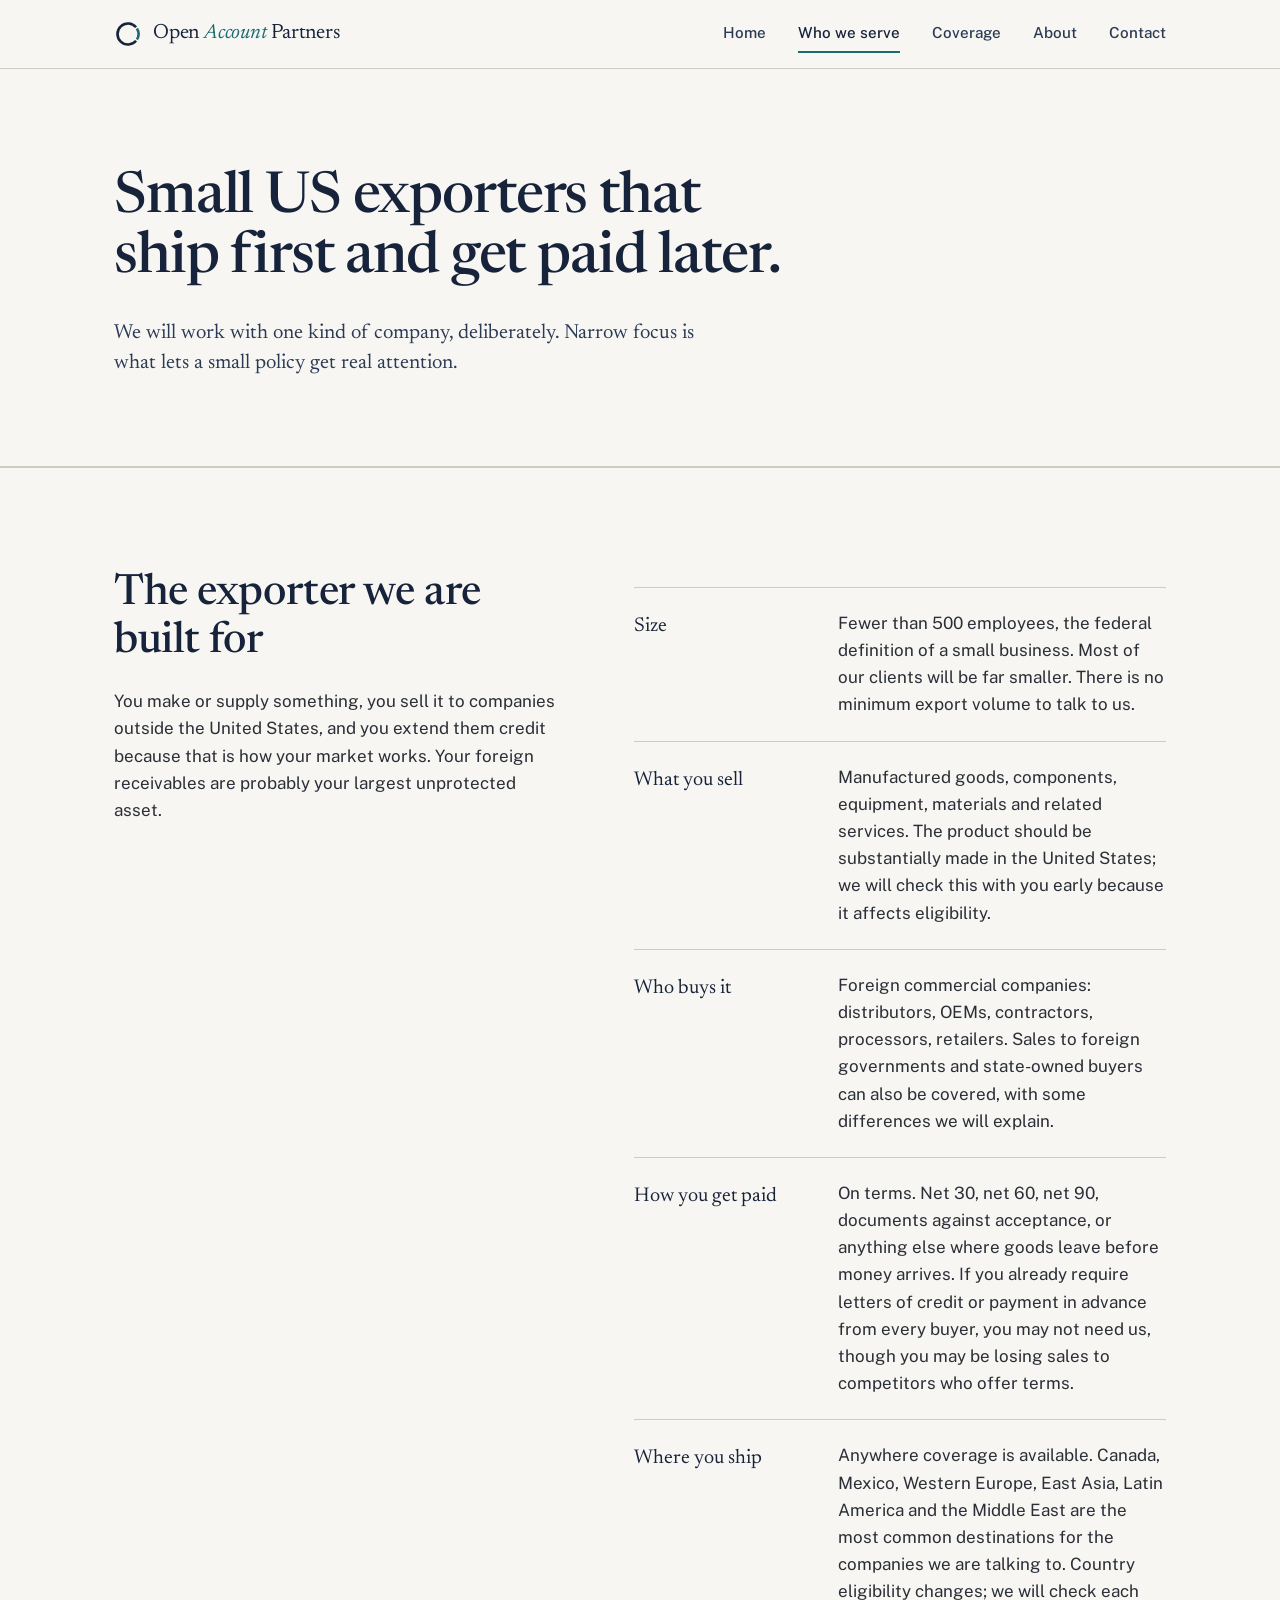
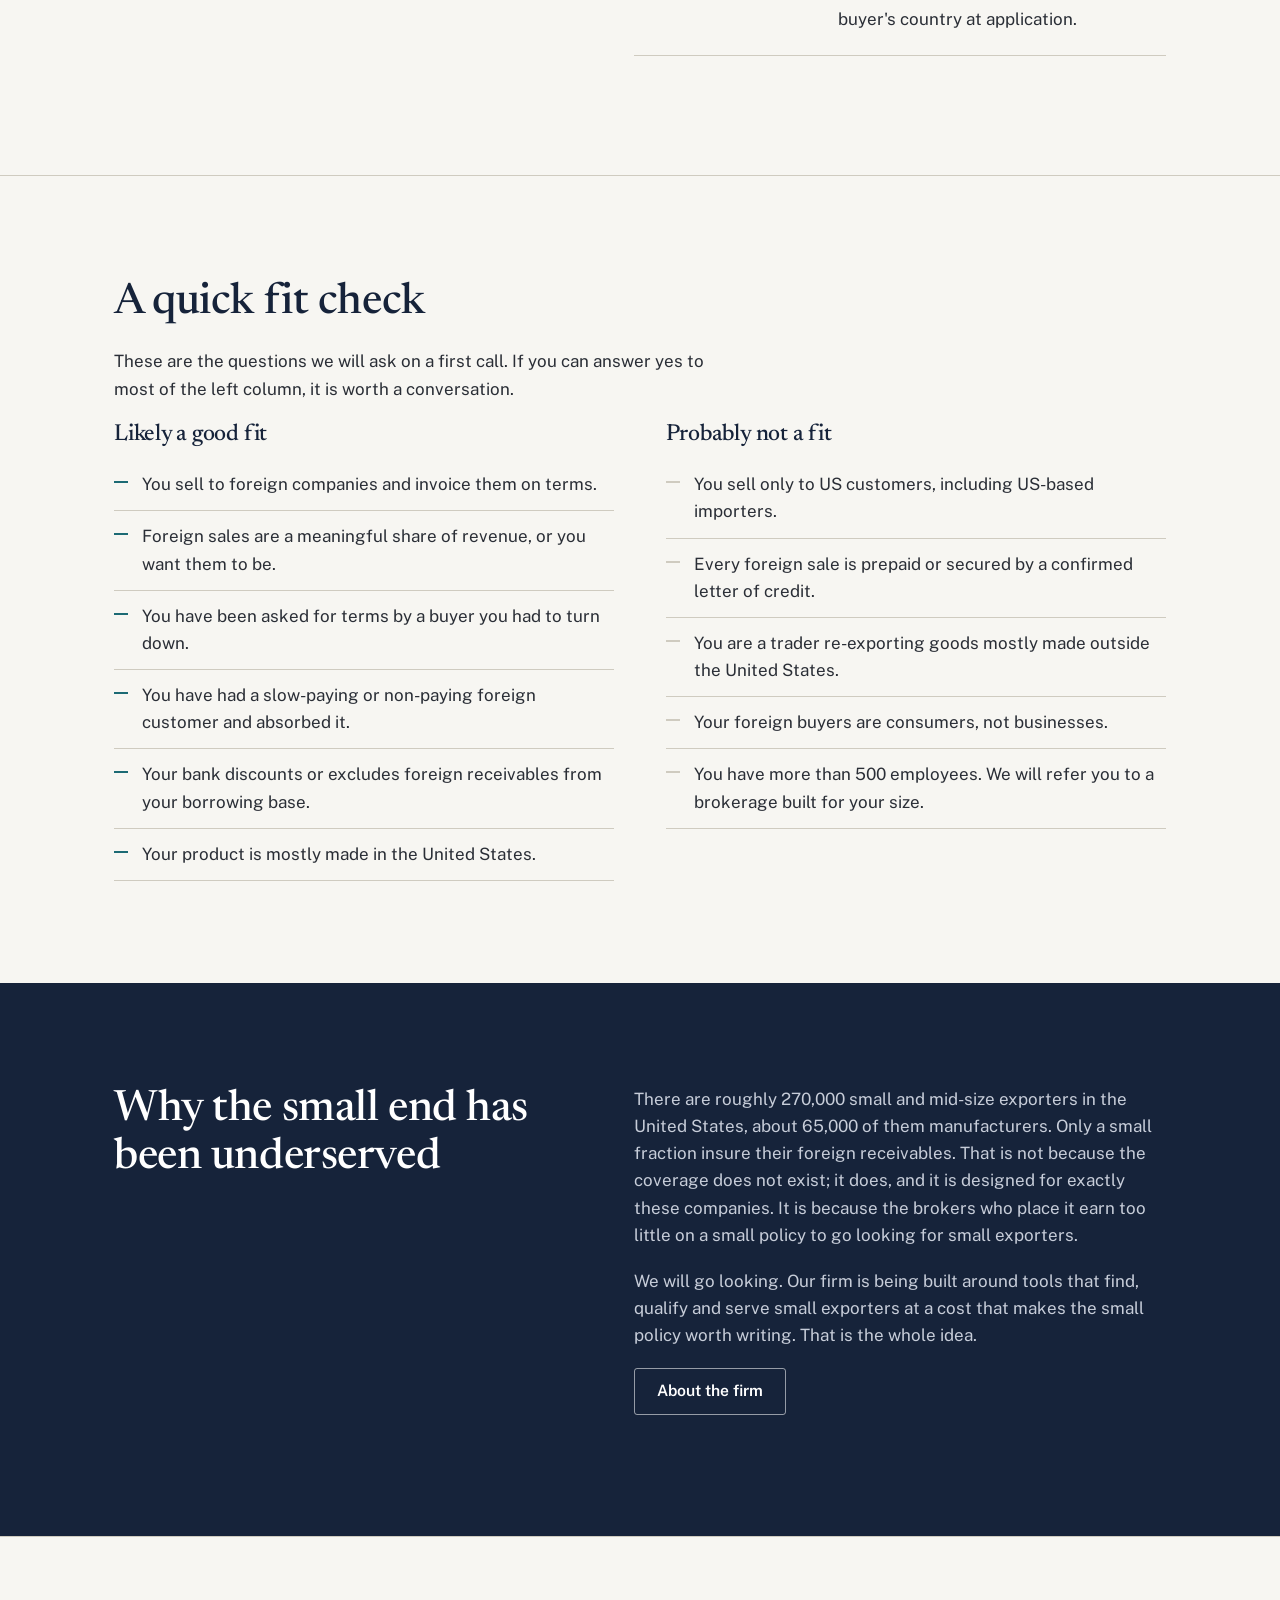
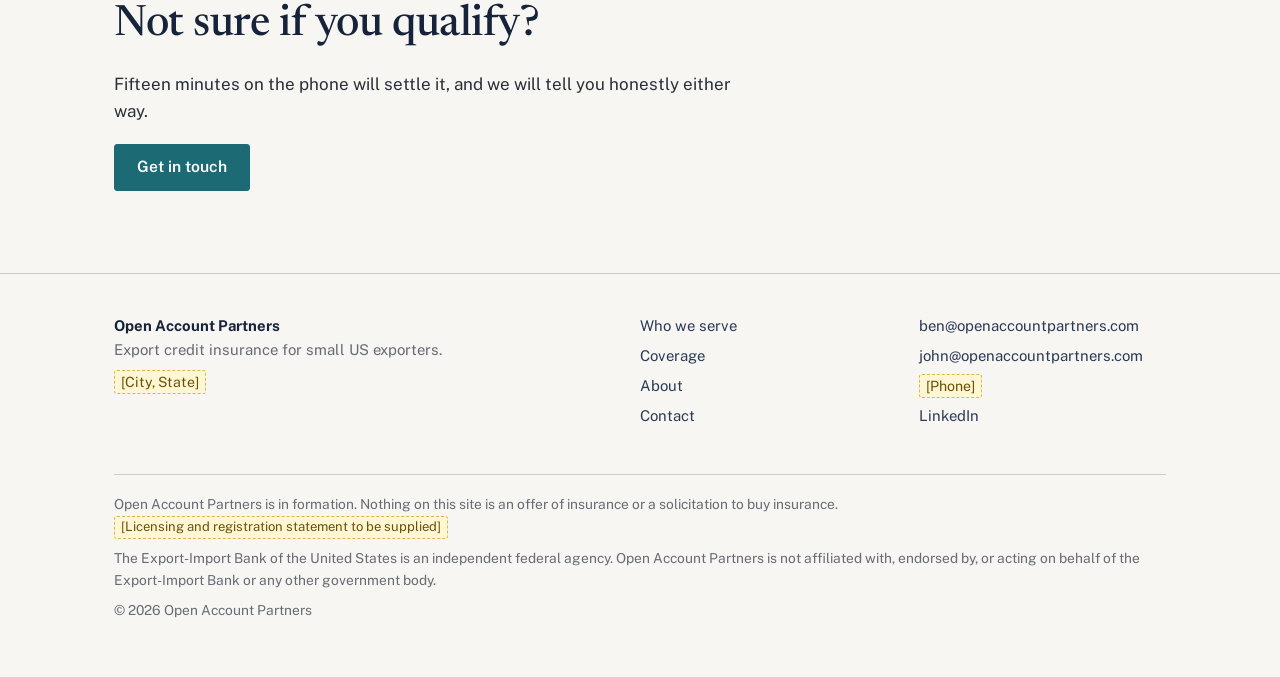
<file: who-we-serve.html>
<!doctype html>
<html lang="en">
<head>
<meta charset="utf-8">
<meta name="viewport" content="width=device-width, initial-scale=1">
<title>Who we serve — Open Account Partners</title>
<meta name="description" content="Open Account Partners will work with US small and mid-size exporters that sell to foreign commercial buyers on open-account terms.">
<link rel="preconnect" href="https://fonts.googleapis.com">
<link rel="preconnect" href="https://fonts.gstatic.com" crossorigin>
<link href="https://fonts.googleapis.com/css2?family=Newsreader:ital,opsz,wght@0,6..72,400;0,6..72,500;1,6..72,400;1,6..72,500&family=Public+Sans:wght@400;500;600&display=swap" rel="stylesheet">
<link rel="icon" type="image/svg+xml" href="favicon.svg">
<link rel="stylesheet" href="styles.css">
</head>
<body>

<header class="site-header">
  <div class="wrap">
    <a class="wordmark" href="index.html"><svg class="mark" aria-hidden="true" viewBox="0 0 64 64"><path d="M50.38 16.57 A24 24 0 1 0 50.38 47.43" fill="none" stroke="#16233a" stroke-width="6"/><path d="M52.35 44.72 A24 24 0 0 0 52.35 19.28" fill="none" stroke="#1c6a74" stroke-width="6"/></svg><span>Open <em>Account</em> Partners</span></a>
    <button class="nav-toggle" aria-expanded="false" aria-controls="nav" onclick="toggleNav(this)">Menu</button>
    <nav class="nav" id="nav" aria-label="Main">
      <a href="index.html">Home</a>
      <a href="who-we-serve.html" aria-current="page">Who we serve</a>
      <a href="coverage.html">Coverage</a>
      <a href="about.html">About</a>
      <a href="contact.html">Contact</a>
    </nav>
  </div>
</header>

<main>

<section class="page-intro">
  <div class="wrap">
    <h1>Small US exporters that ship first and get paid later.</h1>
    <p class="lede">We will work with one kind of company, deliberately. Narrow focus is what lets a small policy get real attention.</p>
  </div>
</section>

<section>
  <div class="wrap two-col">
    <div class="sticky-head">
      <h2>The exporter we are built for</h2>
      <p>You make or supply something, you sell it to companies outside the United States, and you extend them credit because that is how your market works. Your foreign receivables are probably your largest unprotected asset.</p>
    </div>
    <dl class="rows">
      <div class="row">
        <dt>Size</dt>
        <dd><p>Fewer than 500 employees, the federal definition of a small business. Most of our clients will be far smaller. There is no minimum export volume to talk to us.</p></dd>
      </div>
      <div class="row">
        <dt>What you sell</dt>
        <dd><p>Manufactured goods, components, equipment, materials and related services. The product should be substantially made in the United States; we will check this with you early because it affects eligibility.</p></dd>
      </div>
      <div class="row">
        <dt>Who buys it</dt>
        <dd><p>Foreign commercial companies: distributors, OEMs, contractors, processors, retailers. Sales to foreign governments and state-owned buyers can also be covered, with some differences we will explain.</p></dd>
      </div>
      <div class="row">
        <dt>How you get paid</dt>
        <dd><p>On terms. Net 30, net 60, net 90, documents against acceptance, or anything else where goods leave before money arrives. If you already require letters of credit or payment in advance from every buyer, you may not need us, though you may be losing sales to competitors who offer terms.</p></dd>
      </div>
      <div class="row">
        <dt>Where you ship</dt>
        <dd><p>Anywhere coverage is available. Canada, Mexico, Western Europe, East Asia, Latin America and the Middle East are the most common destinations for the companies we are talking to. Country eligibility changes; we will check each buyer's country at application.</p></dd>
      </div>
    </dl>
  </div>
</section>

<section>
  <div class="wrap">
    <h2>A quick fit check</h2>
    <p>These are the questions we will ask on a first call. If you can answer yes to most of the left column, it is worth a conversation.</p>
    <div class="fit-grid">
      <div>
        <h3>Likely a good fit</h3>
        <ul>
          <li>You sell to foreign companies and invoice them on terms.</li>
          <li>Foreign sales are a meaningful share of revenue, or you want them to be.</li>
          <li>You have been asked for terms by a buyer you had to turn down.</li>
          <li>You have had a slow-paying or non-paying foreign customer and absorbed it.</li>
          <li>Your bank discounts or excludes foreign receivables from your borrowing base.</li>
          <li>Your product is mostly made in the United States.</li>
        </ul>
      </div>
      <div class="not">
        <h3>Probably not a fit</h3>
        <ul>
          <li>You sell only to US customers, including US-based importers.</li>
          <li>Every foreign sale is prepaid or secured by a confirmed letter of credit.</li>
          <li>You are a trader re-exporting goods mostly made outside the United States.</li>
          <li>Your foreign buyers are consumers, not businesses.</li>
          <li>You have more than 500 employees. We will refer you to a brokerage built for your size.</li>
        </ul>
      </div>
    </div>
  </div>
</section>

<section class="ink">
  <div class="wrap two-col">
    <div>
      <h2>Why the small end has been underserved</h2>
    </div>
    <div>
      <p>There are roughly 270,000 small and mid-size exporters in the United States, about 65,000 of them manufacturers. Only a small fraction insure their foreign receivables. That is not because the coverage does not exist; it does, and it is designed for exactly these companies. It is because the brokers who place it earn too little on a small policy to go looking for small exporters.</p>
      <p>We will go looking. Our firm is being built around tools that find, qualify and serve small exporters at a cost that makes the small policy worth writing. That is the whole idea.</p>
      <p><a class="btn btn-ghost" href="about.html">About the firm</a></p>
    </div>
  </div>
</section>

<section class="section-tight">
  <div class="wrap">
    <h2>Not sure if you qualify?</h2>
    <p>Fifteen minutes on the phone will settle it, and we will tell you honestly either way.</p>
    <p><a class="btn btn-primary" href="contact.html">Get in touch</a></p>
  </div>
</section>

</main>

<footer class="site-footer">
  <div class="wrap">
    <div>
      <p><strong style="color:var(--ink)">Open Account Partners</strong><br>Export credit insurance for small US exporters.</p>
      <p><span class="placeholder">[City, State]</span></p>
    </div>
    <ul>
      <li><a href="who-we-serve.html">Who we serve</a></li>
      <li><a href="coverage.html">Coverage</a></li>
      <li><a href="about.html">About</a></li>
      <li><a href="contact.html">Contact</a></li>
    </ul>
    <ul>
      <li><a href="mailto:ben@openaccountpartners.com">ben@openaccountpartners.com</a></li>
      <li><a href="mailto:john@openaccountpartners.com">john@openaccountpartners.com</a></li>
      <li><span class="placeholder">[Phone]</span></li>
      <li><a href="https://www.linkedin.com/company/openaccountpartners" rel="noopener">LinkedIn</a></li>
    </ul>
    <div class="legal">
      <p>Open Account Partners is in formation. Nothing on this site is an offer of insurance or a solicitation to buy insurance. <span class="placeholder">[Licensing and registration statement to be supplied]</span></p>
      <p>The Export-Import Bank of the United States is an independent federal agency. Open Account Partners is not affiliated with, endorsed by, or acting on behalf of the Export-Import Bank or any other government body.</p>
      <p>&copy; 2026 Open Account Partners</p>
    </div>
  </div>
</footer>

<script>
function toggleNav(btn){var n=document.getElementById('nav');var o=n.classList.toggle('open');btn.setAttribute('aria-expanded',o);}
</script>
</body>
</html>
</file>
<file: styles.css>
/* Open Account Partners — site styles */

:root {
  --ink: #16233a;
  --ink-soft: #2a3a55;
  --harbor: #1c6a74;
  --harbor-deep: #124c54;
  --paper: #f7f6f2;
  --paper-deep: #edebe4;
  --rule: #cfcbc0;
  --text: #2a2e36;
  --muted: #666b74;
  --white: #ffffff;

  --serif: "Newsreader", Georgia, "Times New Roman", serif;
  --sans: "Public Sans", -apple-system, "Segoe UI", Helvetica, Arial, sans-serif;

  --measure: 62ch;
  --gutter: clamp(20px, 5vw, 72px);
  --max: 1180px;
}

*, *::before, *::after { box-sizing: border-box; }

html { scroll-behavior: smooth; }
@media (prefers-reduced-motion: reduce) {
  html { scroll-behavior: auto; }
  *, *::before, *::after { animation: none !important; transition: none !important; }
}

body {
  margin: 0;
  background: var(--paper);
  color: var(--text);
  font-family: var(--sans);
  font-size: 17px;
  line-height: 1.6;
  -webkit-font-smoothing: antialiased;
}

img, svg { display: block; max-width: 100%; }

a { color: var(--harbor); text-decoration: none; }
a:hover { color: var(--harbor-deep); text-decoration: underline; text-underline-offset: 3px; }
a:focus-visible, button:focus-visible { outline: 3px solid var(--harbor); outline-offset: 3px; border-radius: 2px; }

h1, h2, h3, h4 {
  font-family: var(--serif);
  font-weight: 500;
  color: var(--ink);
  line-height: 1.12;
  margin: 0 0 0.5em;
  letter-spacing: -0.01em;
}
h1 { font-size: clamp(2.5rem, 5.6vw, 4.4rem); line-height: 1.04; letter-spacing: -0.02em; }
h2 { font-size: clamp(1.85rem, 3.4vw, 2.7rem); }
h3 { font-size: 1.45rem; }
h4 { font-size: 1.15rem; font-family: var(--sans); font-weight: 600; }

p { margin: 0 0 1.1em; max-width: var(--measure); }
p.lede { font-size: 1.28rem; line-height: 1.5; color: var(--ink-soft); font-family: var(--serif); max-width: 56ch; }
.muted { color: var(--muted); }
ul, ol { padding-left: 1.3em; max-width: var(--measure); }
li { margin-bottom: 0.4em; }

.wrap { max-width: var(--max); margin: 0 auto; padding: 0 var(--gutter); }

/* Header */
.site-header {
  background: var(--paper);
  border-bottom: 1px solid var(--rule);
  position: sticky; top: 0; z-index: 10;
}
.site-header .wrap {
  display: flex; align-items: center; justify-content: space-between;
  gap: 24px; min-height: 68px;
}
.wordmark {
  font-family: var(--serif); font-size: 1.3rem; color: var(--ink);
  letter-spacing: -0.01em; white-space: nowrap;
  display: inline-flex; align-items: center; gap: 11px;
}
.wordmark .mark { width: 28px; height: 28px; flex: none; }
.wordmark:hover { text-decoration: none; color: var(--ink); }
.wordmark em { font-style: italic; color: var(--harbor); }
.nav { display: flex; gap: clamp(14px, 2.6vw, 32px); align-items: center; }
.nav a { color: var(--ink-soft); font-size: 0.95rem; font-weight: 500; padding: 6px 0; border-bottom: 2px solid transparent; }
.nav a:hover { text-decoration: none; color: var(--ink); border-bottom-color: var(--rule); }
.nav a[aria-current="page"] { color: var(--ink); border-bottom-color: var(--harbor); }
.nav-toggle { display: none; background: none; border: 1px solid var(--rule); border-radius: 4px; padding: 8px 10px; font: inherit; color: var(--ink); cursor: pointer; }

@media (max-width: 760px) {
  .nav-toggle { display: inline-block; }
  .nav {
    display: none; position: absolute; left: 0; right: 0; top: 68px;
    background: var(--paper); border-bottom: 1px solid var(--rule);
    flex-direction: column; align-items: flex-start; gap: 0; padding: 8px var(--gutter) 16px;
  }
  .nav.open { display: flex; }
  .nav a { padding: 12px 0; font-size: 1.05rem; width: 100%; border-bottom: 1px solid var(--paper-deep); }
  .nav a[aria-current="page"] { border-bottom-color: var(--harbor); }
}

/* Sections */
section { padding: clamp(56px, 8vw, 110px) 0; }
section + section { border-top: 1px solid var(--rule); }
.section-tight { padding-top: clamp(40px, 5vw, 64px); padding-bottom: clamp(40px, 5vw, 64px); }
.ink { background: var(--ink); color: #d9dde6; border-top: none !important; }
.ink h2, .ink h3 { color: var(--white); }
.ink p { color: #c7cdd9; }
.ink a { color: #9fd3d8; }
.ink .lede { color: #e6e9ef; }

.two-col {
  display: grid; grid-template-columns: minmax(0, 5fr) minmax(0, 6fr);
  gap: clamp(32px, 6vw, 96px); align-items: start;
}
.two-col.tight { gap: clamp(24px, 4vw, 56px); }
@media (max-width: 860px) { .two-col { grid-template-columns: 1fr; } }

.sticky-head { position: sticky; top: 96px; }
@media (max-width: 860px) { .sticky-head { position: static; } }

/* Hero */
.hero { padding: clamp(64px, 9vw, 130px) 0 clamp(48px, 6vw, 90px); border-bottom: 1px solid var(--rule); }
.hero h1 { max-width: 16ch; }
.hero .lede { margin-top: 18px; }
.hero-actions { display: flex; gap: 14px; flex-wrap: wrap; margin-top: 30px; }

.btn {
  display: inline-block; padding: 13px 22px; border-radius: 3px;
  font-weight: 600; font-size: 0.98rem; line-height: 1.2; border: 1px solid transparent;
  transition: background-color .15s ease, color .15s ease, border-color .15s ease;
}
.btn:hover { text-decoration: none; }
.btn-primary { background: var(--harbor); color: var(--white); border-color: var(--harbor); }
.btn-primary:hover { background: var(--harbor-deep); border-color: var(--harbor-deep); color: var(--white); }
.btn-ghost { background: transparent; color: var(--ink); border-color: var(--ink); }
.btn-ghost:hover { background: var(--ink); color: var(--white); }
.ink .btn-ghost { color: var(--white); border-color: rgba(255,255,255,.55); }
.ink .btn-ghost:hover { background: var(--white); color: var(--ink); }

/* The open-account timeline figure */
.timeline-fig { margin: clamp(48px, 7vw, 88px) 0 0; }
.timeline-fig svg { width: 100%; height: auto; overflow: visible; }
.timeline-fig .axis { stroke: var(--rule); stroke-width: 2; }
.timeline-fig .tick { stroke: var(--ink); stroke-width: 2; }
.timeline-fig .label { font-family: var(--sans); font-size: 13px; fill: var(--muted); font-weight: 500; }
.timeline-fig .label-strong { font-family: var(--serif); font-size: 17px; fill: var(--ink); }
.timeline-fig .gap { stroke: var(--harbor); stroke-width: 7; stroke-linecap: butt; }
.timeline-fig .gap-label { font-family: var(--serif); font-style: italic; font-size: 20px; fill: var(--harbor); }
.timeline-fig .caption { font-size: 0.95rem; color: var(--muted); margin-top: 18px; max-width: 70ch; }

@media (prefers-reduced-motion: no-preference) {
  .timeline-fig .gap { stroke-dasharray: 1000; stroke-dashoffset: 1000; animation: draw 1.6s cubic-bezier(.4,0,.2,1) .4s forwards; }
  .timeline-fig .gap-label { opacity: 0; animation: fadein .6s ease 1.7s forwards; }
}
.timeline-mobile { display: none; }
@media (max-width: 700px) {
  .timeline-fig svg { display: none; }
  .timeline-mobile {
    display: block; list-style: none; padding: 0 0 0 26px; margin: 0; max-width: none;
    border-left: 6px solid var(--harbor); position: relative;
  }
  .timeline-mobile li { position: relative; padding: 0 0 22px; margin: 0; }
  .timeline-mobile li::before {
    content: ""; position: absolute; left: -32px; top: 10px; width: 14px; height: 2px; background: var(--ink);
  }
  .timeline-mobile strong { display: block; font-family: var(--serif); font-weight: 500; font-size: 1.15rem; color: var(--ink); }
  .timeline-mobile span { font-size: 0.9rem; color: var(--muted); }
  .timeline-mobile .gap-note { font-family: var(--serif); font-style: italic; color: var(--harbor); font-size: 1.15rem; padding-bottom: 0; }
  .timeline-mobile .gap-note::before { display: none; }
}
@keyframes draw { to { stroke-dashoffset: 0; } }
@keyframes fadein { to { opacity: 1; } }

/* Steps (a real sequence, so numbered) */
.steps { list-style: none; padding: 0; margin: 0; max-width: none; counter-reset: step; display: grid; gap: 0; }
.steps li {
  counter-increment: step; display: grid; grid-template-columns: 72px 1fr; gap: 20px;
  padding: 26px 0; border-top: 1px solid var(--rule); margin: 0;
}
.steps li:last-child { border-bottom: 1px solid var(--rule); }
.steps li::before {
  content: counter(step); font-family: var(--serif); font-size: 2.4rem; line-height: 1;
  color: var(--harbor); padding-top: 2px;
}
.steps h3 { margin-bottom: 6px; }
.steps p { margin-bottom: 0; }

/* Definition rows */
.rows { border-top: 1px solid var(--rule); max-width: none; }
.row { display: grid; grid-template-columns: minmax(180px, 1fr) 3fr; gap: 24px; padding: 22px 0; border-bottom: 1px solid var(--rule); }
.row dt { font-family: var(--serif); font-size: 1.25rem; color: var(--ink); }
.row dd { margin: 0; }
.row dd p:last-child { margin-bottom: 0; }
@media (max-width: 640px) { .row { grid-template-columns: 1fr; gap: 6px; } }

/* Fit / not-fit */
.fit-grid { display: grid; grid-template-columns: 1fr 1fr; gap: clamp(24px, 4vw, 56px); max-width: none; }
@media (max-width: 760px) { .fit-grid { grid-template-columns: 1fr; } }
.fit-grid ul { list-style: none; padding: 0; margin: 0; max-width: none; }
.fit-grid li { padding: 12px 0 12px 28px; border-bottom: 1px solid var(--rule); position: relative; margin: 0; }
.fit-grid li::before { content: ""; position: absolute; left: 0; top: 22px; width: 14px; height: 2px; background: var(--harbor); }
.fit-grid .not li::before { background: var(--rule); }

/* Facts strip */
.facts { display: grid; grid-template-columns: repeat(3, 1fr); gap: clamp(24px, 4vw, 56px); max-width: none; }
@media (max-width: 760px) { .facts { grid-template-columns: 1fr; } }
.fact { border-top: 2px solid var(--harbor); padding-top: 16px; }
.fact .num { font-family: var(--serif); font-size: clamp(2rem, 3.2vw, 2.6rem); color: var(--ink); line-height: 1.05; margin-bottom: 10px; min-height: 2.2em; display: flex; align-items: flex-end; }
.ink .fact .num { color: var(--white); }
.ink .fact { border-top-color: #9fd3d8; }
.fact p { margin: 0; font-size: 0.98rem; }

/* People */
.people { display: grid; grid-template-columns: 1fr 1fr; gap: clamp(28px, 5vw, 72px); max-width: none; }
@media (max-width: 760px) { .people { grid-template-columns: 1fr; } }
.person h3 { margin-bottom: 2px; }
.person .role { color: var(--harbor); font-weight: 500; margin-bottom: 14px; }
.person p { max-width: 50ch; }

/* Contact */
.contact-grid { display: grid; grid-template-columns: 1fr 1fr; gap: clamp(28px, 5vw, 72px); max-width: none; }
@media (max-width: 760px) { .contact-grid { grid-template-columns: 1fr; } }
.contact-block { border-top: 1px solid var(--rule); padding-top: 18px; }
.contact-block h3 { font-family: var(--sans); font-size: 1rem; font-weight: 600; margin-bottom: 8px; }
.contact-block p { margin-bottom: 4px; }
.contact-block address { font-style: normal; }
.placeholder {
  display: inline-block; background: #fff6d6; color: #6b5200; border: 1px dashed #d9b84a;
  border-radius: 3px; padding: 0 6px; font-size: 0.95em;
}

/* Quote */
blockquote {
  margin: 0; padding: 0 0 0 24px; border-left: 3px solid var(--harbor);
  font-family: var(--serif); font-size: 1.5rem; line-height: 1.35; color: var(--ink); max-width: 36ch;
}
blockquote footer { font-family: var(--sans); font-size: 0.95rem; color: var(--muted); margin-top: 14px; }

/* Page intro (interior pages) */
.page-intro { padding: clamp(56px, 8vw, 100px) 0 clamp(40px, 5vw, 64px); border-bottom: 1px solid var(--rule); }
.page-intro h1 { font-size: clamp(2.3rem, 4.8vw, 3.6rem); max-width: 20ch; }

/* Footer */
.site-footer { border-top: 1px solid var(--rule); padding: 40px 0 48px; font-size: 0.93rem; color: var(--muted); }
.site-footer .wrap { display: grid; grid-template-columns: 2fr 1fr 1fr; gap: 32px; }
@media (max-width: 760px) { .site-footer .wrap { grid-template-columns: 1fr; } }
.site-footer p { max-width: 48ch; margin-bottom: 8px; }
.site-footer ul { list-style: none; padding: 0; margin: 0; }
.site-footer li { margin-bottom: 6px; }
.site-footer a { color: var(--ink-soft); }
.site-footer .legal { grid-column: 1 / -1; border-top: 1px solid var(--rule); padding-top: 18px; margin-top: 8px; font-size: 0.86rem; }
.site-footer .legal p { max-width: none; }
</file>
